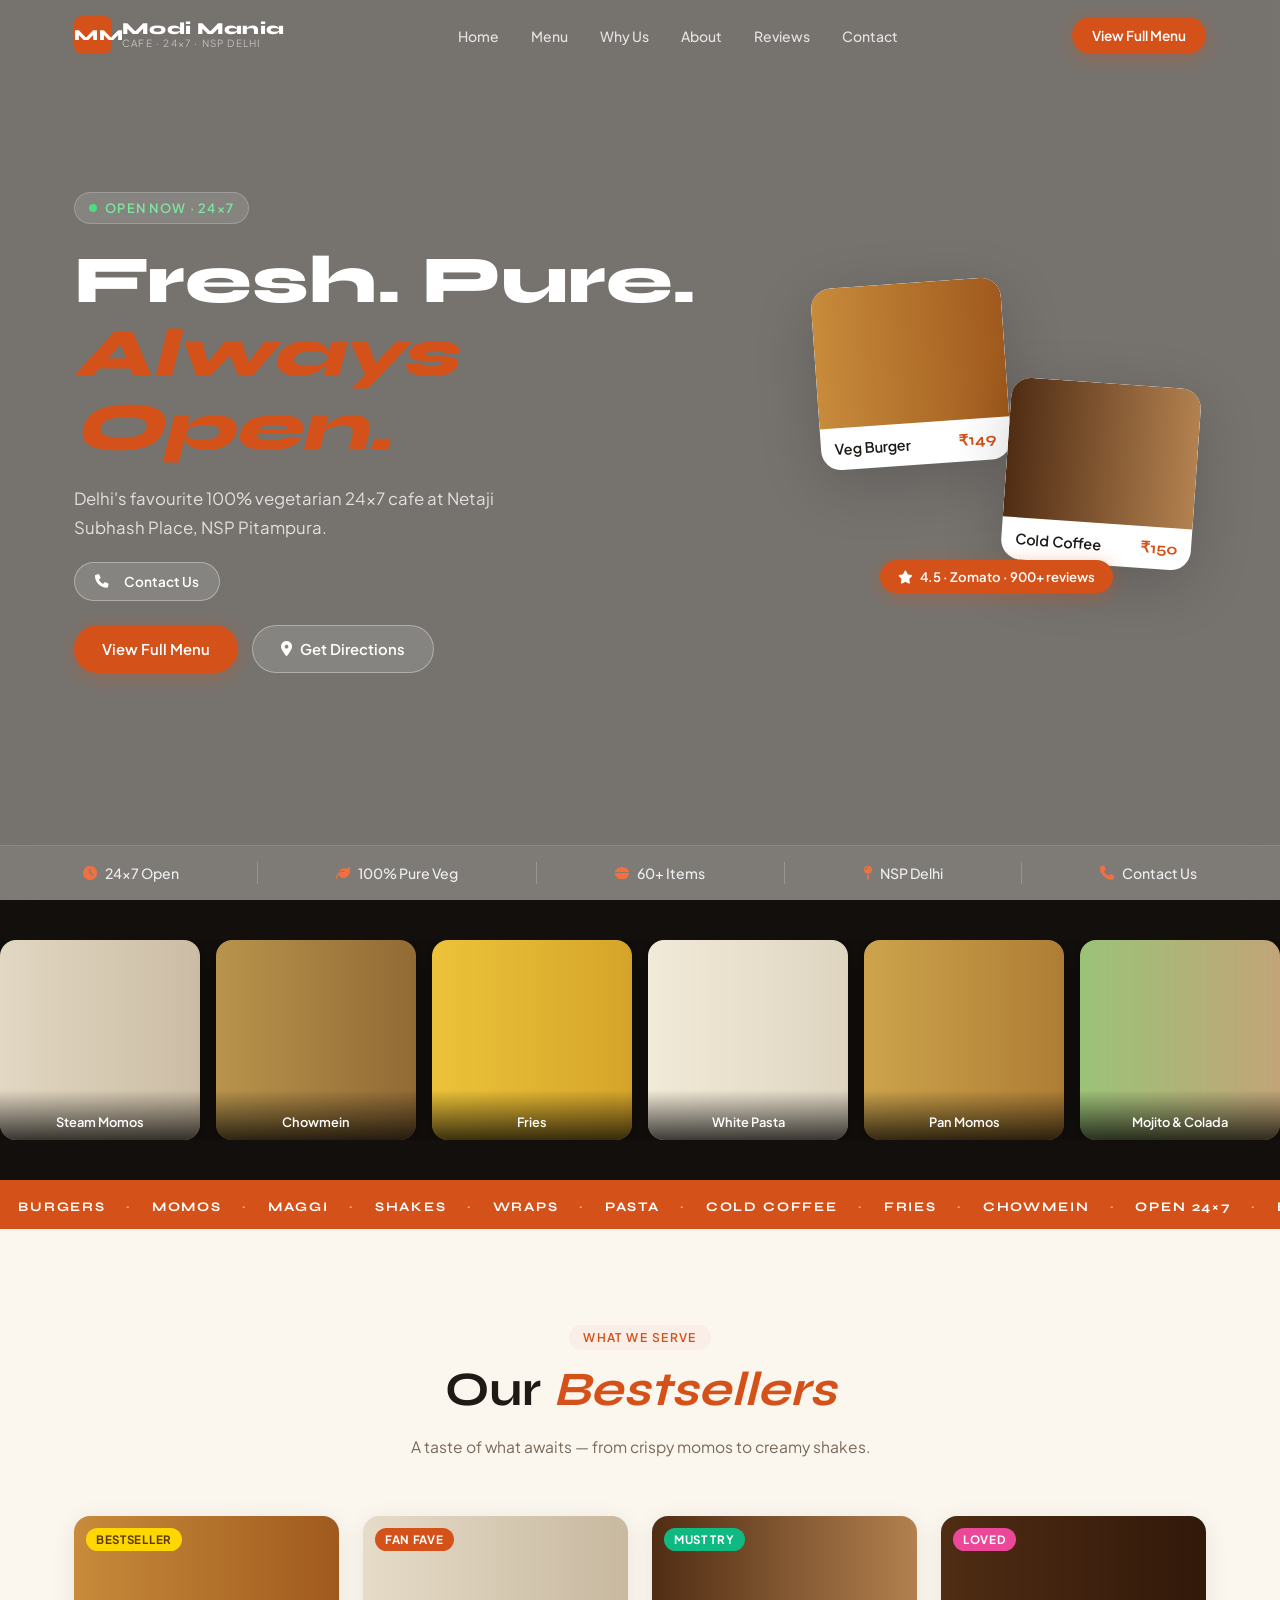
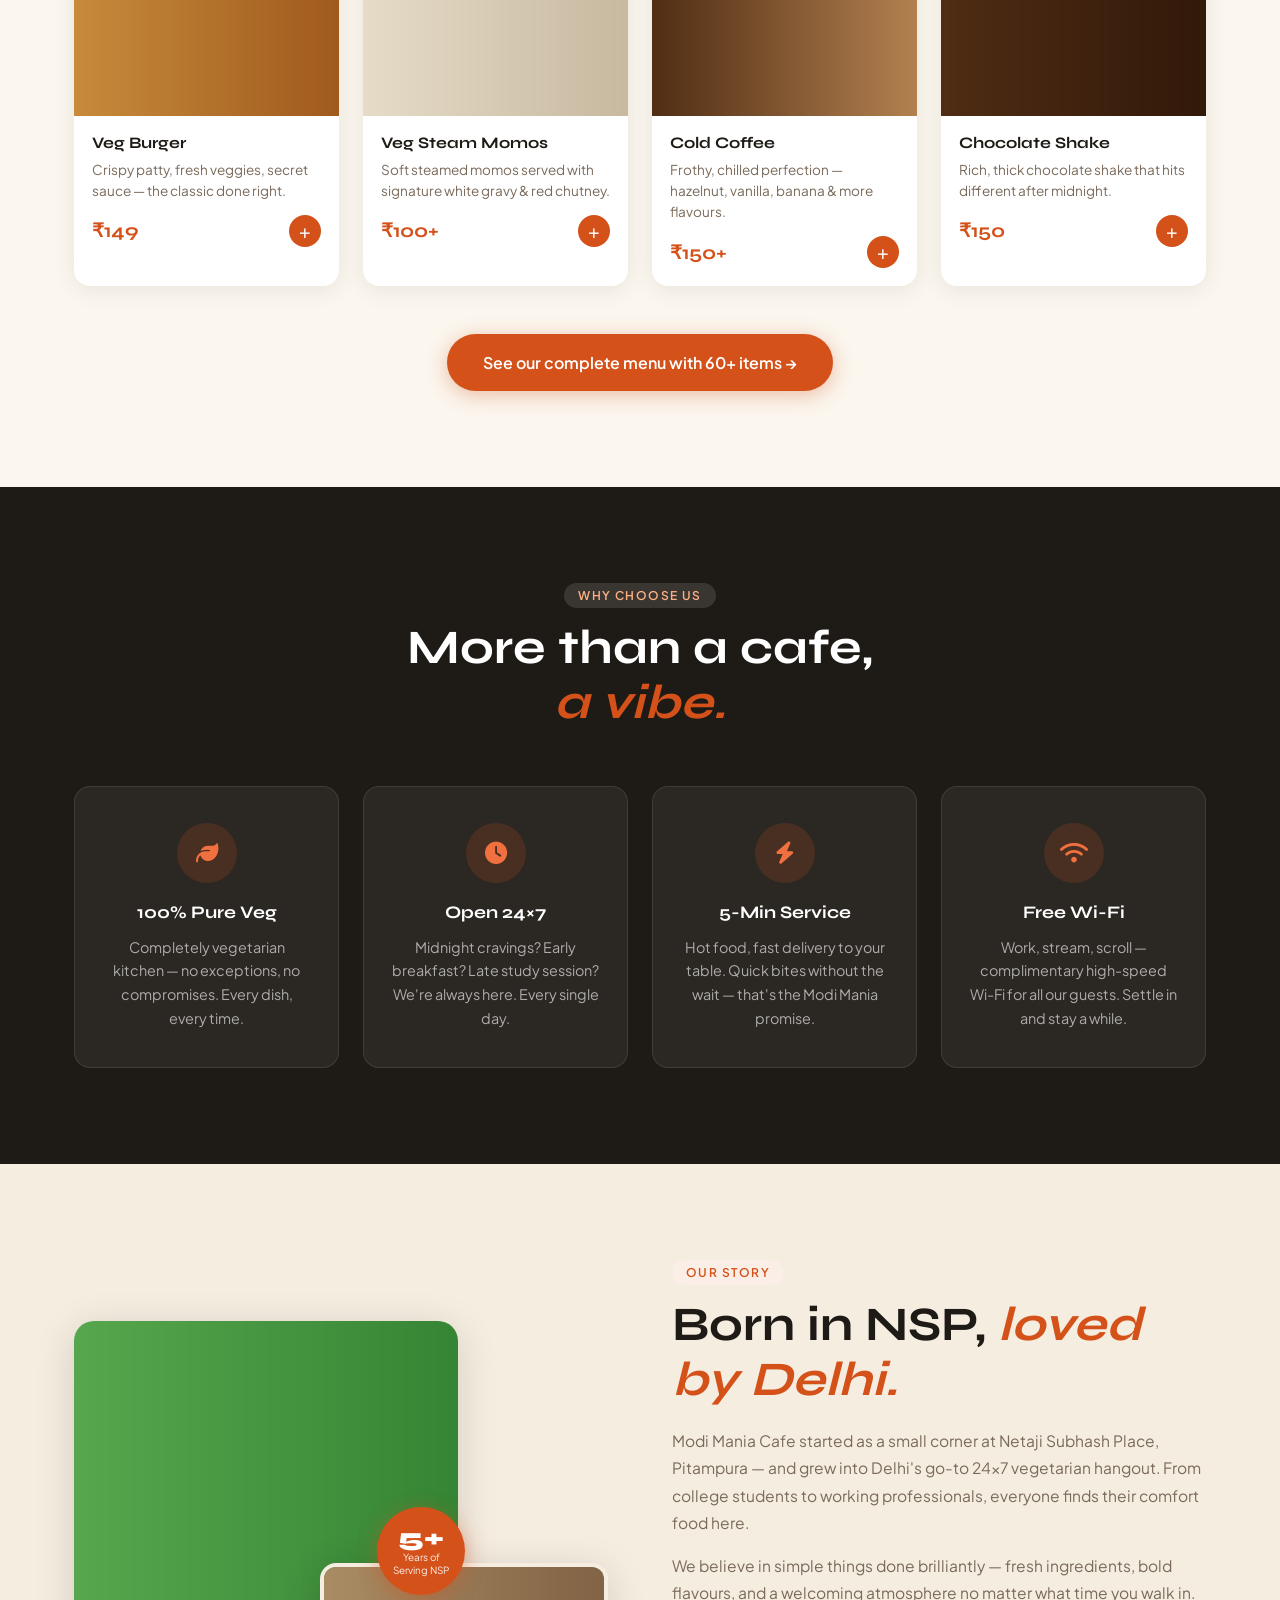
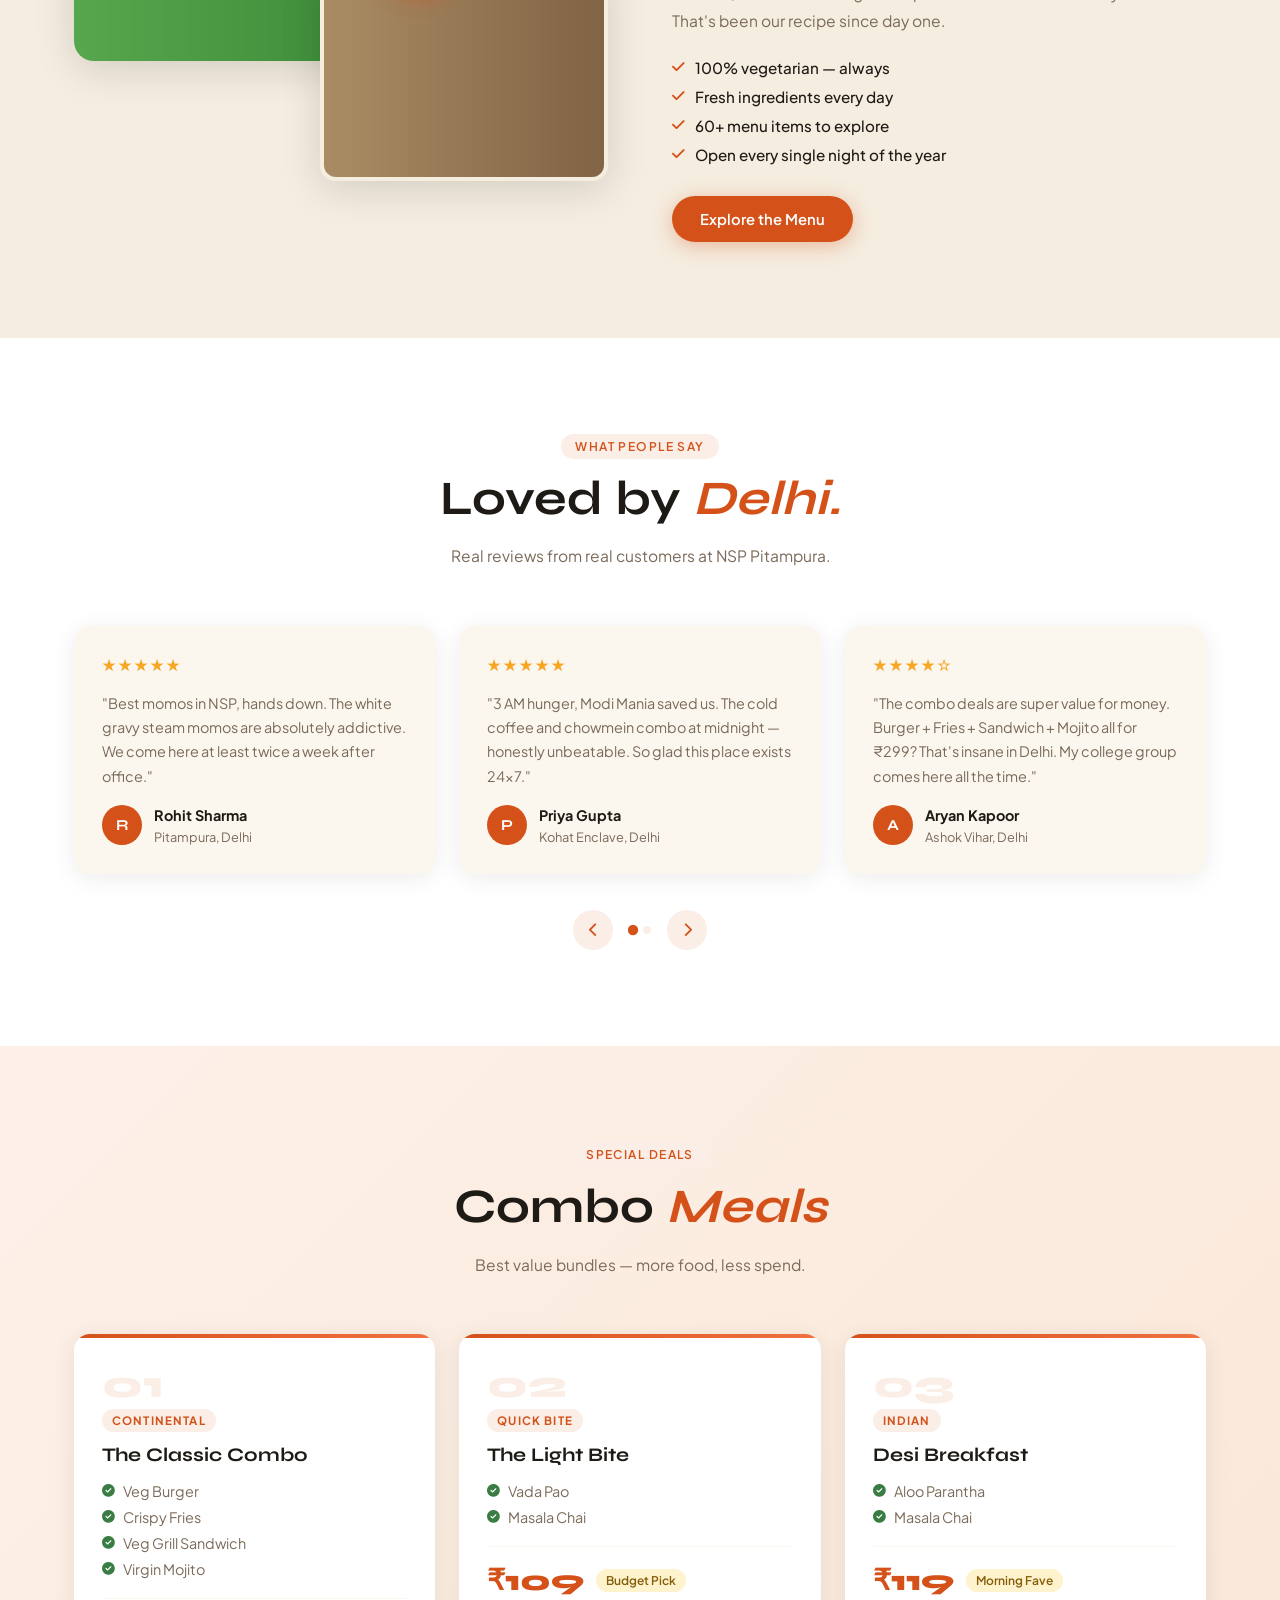
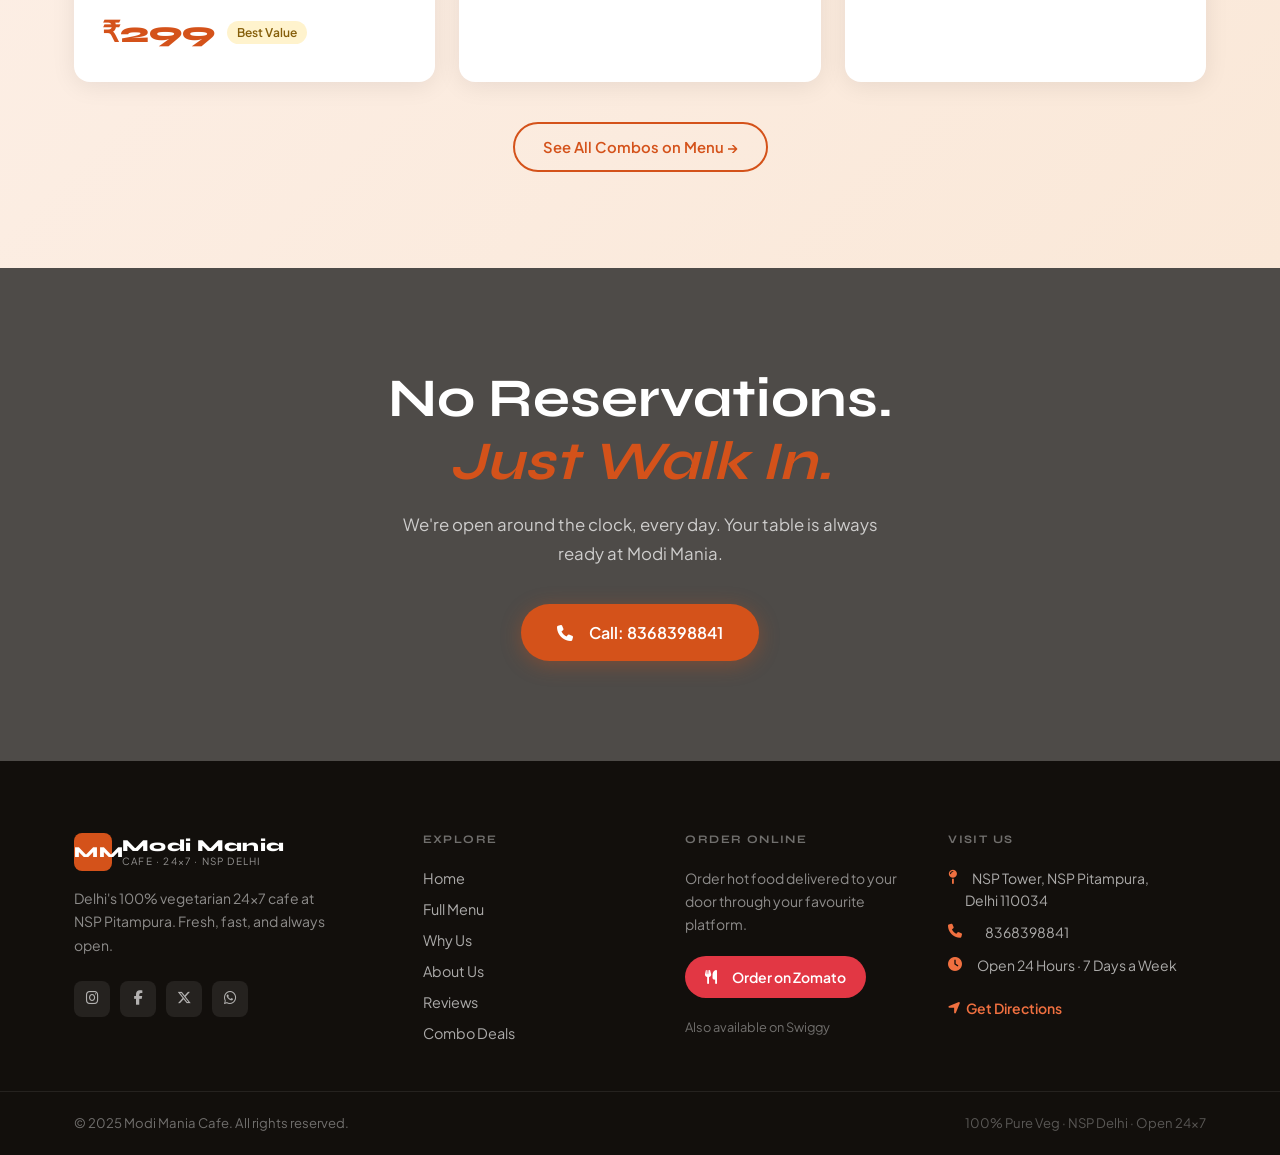
<file: index.html>
<!DOCTYPE html>
<html lang="en">
<head>
  <meta charset="UTF-8">
  <meta name="viewport" content="width=device-width, initial-scale=1.0">
  <title>Modi Mania Cafe 24×7 | NSP Delhi | 100% Pure Veg</title>
  <meta name="description" content="Delhi's favourite 100% veg 24×7 cafe at NSP Pitampura. Burgers, Momos, Maggi, Shakes & more. Open always. Ph: 8368398841">
  <link rel="preconnect" href="https://fonts.googleapis.com">
  <link rel="preconnect" href="https://fonts.gstatic.com" crossorigin>
  <link href="https://fonts.googleapis.com/css2?family=Syne:wght@700;800&family=Plus+Jakarta+Sans:wght@300;400;500;600&display=swap" rel="stylesheet">
  <link rel="stylesheet" href="https://cdnjs.cloudflare.com/ajax/libs/font-awesome/6.5.0/css/all.min.css">
  <link rel="stylesheet" href="style.css">
</head>
<body>

  <!-- ===== NAVBAR ===== -->
  <nav class="navbar" id="navbar">
    <div class="nav-inner container">
      <a href="index.html" class="nav-logo" aria-label="Modi Mania Home">
        <span class="logo-badge">MM</span>
        <span class="logo-text">
          <span class="logo-name">Modi Mania</span>
          <span class="logo-sub">CAFE · 24×7 · NSP DELHI</span>
        </span>
      </a>
      <ul class="nav-links" id="navLinks">
        <li><a href="index.html" class="nav-link active">Home</a></li>
        <li><a href="menu.html" class="nav-link">Menu</a></li>
        <li><a href="#why-us" class="nav-link">Why Us</a></li>
        <li><a href="#about" class="nav-link">About</a></li>
        <li><a href="reviews.html" class="nav-link">Reviews</a></li>
        <li><a href="#contact" class="nav-link">Contact</a></li>
      </ul>
      <div class="nav-actions">
        <a href="menu.html" class="btn btn-primary btn-sm">View Full Menu</a>
        <button class="hamburger" id="hamburger" aria-label="Open menu" aria-expanded="false">
          <span></span><span></span><span></span>
        </button>
      </div>
    </div>
  </nav>

  <!-- ===== HERO ===== -->
  <section class="hero" id="home">
    <div class="hero-bg" style="background-image:url('https://images.unsplash.com/photo-1601050690597-df0568f70950?w=1600&q=90')"></div>
    <div class="hero-overlay"></div>
    <div class="container hero-inner">
      <div class="hero-left">
        <div class="open-badge">
          <span class="pulse-dot"></span>
          OPEN NOW · 24×7
        </div>
        <h1 class="hero-title">Fresh. Pure.<br><em>Always Open.</em></h1>
        <p class="hero-tagline">Delhi's favourite 100% vegetarian 24×7 cafe at Netaji Subhash Place, NSP Pitampura.</p>
        <a href="tel:8368398841" class="btn btn-ghost btn-sm hero-contact-btn"><i class="fa-solid fa-phone"></i>&ensp;Contact Us</a>
        <div class="hero-btns">
          <a href="menu.html" class="btn btn-primary">View Full Menu</a>
          <a href="https://maps.app.goo.gl/9fryrFomyaTbtpW38" target="_blank" rel="noopener" class="btn btn-ghost">
            <i class="fa-solid fa-location-dot"></i> Get Directions
          </a>
        </div>
      </div>
      <div class="hero-right" aria-hidden="true">
        <div class="hero-card card-1">
          <img src="https://images.unsplash.com/photo-1586190848861-99aa4a171e90?w=800&q=85" onerror="this.onerror=null;this.src='img-burger.jpg'" alt="Veg Burger" loading="eager">
          <div class="hcard-body">
            <span class="hcard-name">Veg Burger</span>
            <span class="hcard-price">₹149</span>
          </div>
        </div>
        <div class="hero-card card-2">
          <img src="https://images.unsplash.com/photo-1592663527359-cf6642f54cff?w=800&q=85" onerror="this.onerror=null;this.src='img-cold-coffee.jpg'" alt="Cold Coffee" loading="eager">
          <div class="hcard-body">
            <span class="hcard-name">Cold Coffee</span>
            <span class="hcard-price">₹150</span>
          </div>
        </div>
        <div class="hero-float-badge">
          <i class="fa-solid fa-star"></i>&ensp;4.5 · Zomato · 900+ reviews
        </div>
      </div>
    </div>
    <div class="hero-stats">
      <div class="container stats-row">
        <div class="stat-item"><i class="fa-solid fa-clock"></i><span>24×7 Open</span></div>
        <div class="stat-sep"></div>
        <div class="stat-item"><i class="fa-solid fa-leaf"></i><span>100% Pure Veg</span></div>
        <div class="stat-sep"></div>
        <div class="stat-item"><i class="fa-solid fa-bowl-food"></i><span>60+ Items</span></div>
        <div class="stat-sep"></div>
        <div class="stat-item"><i class="fa-solid fa-map-pin"></i><span>NSP Delhi</span></div>
        <div class="stat-sep"></div>
        <div class="stat-item"><i class="fa-solid fa-phone"></i><span>Contact Us</span></div>
      </div>
    </div>
  </section>

  <!-- ===== GALLERY STRIP ===== -->
  <section class="gallery-strip" aria-label="Food gallery">
    <div class="gallery-scroll">
      <div class="gallery-item">
        <img src="img-steam-momos.jpg" alt="Steam Momos" loading="lazy">
        <span class="gallery-label">Steam Momos</span>
      </div>
      <div class="gallery-item">
        <img src="https://images.unsplash.com/photo-1612929633738-8fe44f7ec841?w=800&q=85" onerror="this.onerror=null;this.src='img-chowmein.jpg'" alt="Chowmein" loading="lazy">
        <span class="gallery-label">Chowmein</span>
      </div>
      <div class="gallery-item">
        <img src="https://images.unsplash.com/photo-1518013431117-eb1465fa5752?w=800&q=85" onerror="this.onerror=null;this.src='img-fries.jpg'" alt="Fries" loading="lazy">
        <span class="gallery-label">Fries</span>
      </div>
      <div class="gallery-item">
        <img src="https://images.unsplash.com/photo-1563379926898-05f4575a45d8?w=800&q=85" onerror="this.onerror=null;this.src='img-white-pasta.jpg'" alt="White Sauce Pasta" loading="lazy">
        <span class="gallery-label">White Pasta</span>
      </div>
      <div class="gallery-item">
        <img src="img-pan-momos.jpg" alt="Pan Momos" loading="lazy">
        <span class="gallery-label">Pan Momos</span>
      </div>
      <div class="gallery-item">
        <img src="https://images.unsplash.com/photo-1466978913421-dad2ebd01d17?w=1400&q=85" onerror="this.onerror=null;this.src='img-mojito-colada.jpg'" alt="Mojito & Colada" loading="lazy">
        <span class="gallery-label">Mojito & Colada</span>
      </div>
    </div>
  </section>

  <!-- ===== TICKER ===== -->
  <div class="ticker-wrap" aria-hidden="true">
    <div class="ticker-track" id="tickerTrack">
      <span>BURGERS</span><span class="tick-dot">·</span>
      <span>MOMOS</span><span class="tick-dot">·</span>
      <span>MAGGI</span><span class="tick-dot">·</span>
      <span>SHAKES</span><span class="tick-dot">·</span>
      <span>WRAPS</span><span class="tick-dot">·</span>
      <span>PASTA</span><span class="tick-dot">·</span>
      <span>COLD COFFEE</span><span class="tick-dot">·</span>
      <span>FRIES</span><span class="tick-dot">·</span>
      <span>CHOWMEIN</span><span class="tick-dot">·</span>
      <span>OPEN 24×7</span><span class="tick-dot">·</span>
      <!-- duplicate for seamless loop -->
      <span>BURGERS</span><span class="tick-dot">·</span>
      <span>MOMOS</span><span class="tick-dot">·</span>
      <span>MAGGI</span><span class="tick-dot">·</span>
      <span>SHAKES</span><span class="tick-dot">·</span>
      <span>WRAPS</span><span class="tick-dot">·</span>
      <span>PASTA</span><span class="tick-dot">·</span>
      <span>COLD COFFEE</span><span class="tick-dot">·</span>
      <span>FRIES</span><span class="tick-dot">·</span>
      <span>CHOWMEIN</span><span class="tick-dot">·</span>
      <span>OPEN 24×7</span><span class="tick-dot">·</span>
    </div>
  </div>

  <!-- ===== MENU PREVIEW ===== -->
  <section class="menu-preview section-pad" id="menu-preview">
    <div class="container">
      <div class="section-header reveal">
        <span class="eyebrow">What We Serve</span>
        <h2>Our <em>Bestsellers</em></h2>
        <p class="section-sub">A taste of what awaits — from crispy momos to creamy shakes.</p>
      </div>
      <div class="preview-grid">
        <div class="preview-card reveal">
          <div class="pcard-img-wrap">
            <img src="https://images.unsplash.com/photo-1586190848861-99aa4a171e90?w=800&q=85" onerror="this.onerror=null;this.src='img-burger.jpg'" alt="Veg Burger" loading="lazy">
            <span class="pcard-badge badge-bestseller">Bestseller</span>
          </div>
          <div class="pcard-body">
            <h3>Veg Burger</h3>
            <p class="pcard-desc">Crispy patty, fresh veggies, secret sauce — the classic done right.</p>
            <div class="pcard-footer">
              <span class="pcard-price">₹149</span>
              <button class="btn-add" aria-label="Add Veg Burger">+</button>
            </div>
          </div>
        </div>
        <div class="preview-card reveal">
          <div class="pcard-img-wrap">
            <img src="https://images.unsplash.com/photo-1625220194771-7ebdea0b70b9?w=800&q=85" onerror="this.onerror=null;this.src='img-steam-momos.jpg'" alt="Steam Momos" loading="lazy">
            <span class="pcard-badge badge-fanfave">Fan Fave</span>
          </div>
          <div class="pcard-body">
            <h3>Veg Steam Momos</h3>
            <p class="pcard-desc">Soft steamed momos served with signature white gravy & red chutney.</p>
            <div class="pcard-footer">
              <span class="pcard-price">₹100+</span>
              <button class="btn-add" aria-label="Add Momos">+</button>
            </div>
          </div>
        </div>
        <div class="preview-card reveal">
          <div class="pcard-img-wrap">
            <img src="https://images.unsplash.com/photo-1592663527359-cf6642f54cff?w=800&q=85" onerror="this.onerror=null;this.src='img-cold-coffee.jpg'" alt="Cold Coffee" loading="lazy">
            <span class="pcard-badge badge-musttry">Must Try</span>
          </div>
          <div class="pcard-body">
            <h3>Cold Coffee</h3>
            <p class="pcard-desc">Frothy, chilled perfection — hazelnut, vanilla, banana & more flavours.</p>
            <div class="pcard-footer">
              <span class="pcard-price">₹150+</span>
              <button class="btn-add" aria-label="Add Cold Coffee">+</button>
            </div>
          </div>
        </div>
        <div class="preview-card reveal">
          <div class="pcard-img-wrap">
            <img src="https://images.unsplash.com/photo-1577805947697-89e18249d767?w=800&q=85" onerror="this.onerror=null;this.src='img-choco-shake.jpg'" alt="Chocolate Shake" loading="lazy">
            <span class="pcard-badge badge-loved">Loved</span>
          </div>
          <div class="pcard-body">
            <h3>Chocolate Shake</h3>
            <p class="pcard-desc">Rich, thick chocolate shake that hits different after midnight.</p>
            <div class="pcard-footer">
              <span class="pcard-price">₹150</span>
              <button class="btn-add" aria-label="Add Chocolate Shake">+</button>
            </div>
          </div>
        </div>
      </div>
      <div class="preview-cta reveal">
        <a href="menu.html" class="btn btn-primary btn-lg">
          See our complete menu with 60+ items &rarr;
        </a>
      </div>
    </div>
  </section>

  <!-- ===== WHY US ===== -->
  <section class="why-us section-pad" id="why-us">
    <div class="container">
      <div class="section-header section-header--light reveal">
        <span class="eyebrow eyebrow--light">Why Choose Us</span>
        <h2>More than a cafe,<br><em>a vibe.</em></h2>
      </div>
      <div class="why-grid">
        <div class="why-card reveal">
          <div class="why-icon"><i class="fa-solid fa-leaf"></i></div>
          <h3>100% Pure Veg</h3>
          <p>Completely vegetarian kitchen — no exceptions, no compromises. Every dish, every time.</p>
        </div>
        <div class="why-card reveal">
          <div class="why-icon"><i class="fa-solid fa-clock"></i></div>
          <h3>Open 24×7</h3>
          <p>Midnight cravings? Early breakfast? Late study session? We're always here. Every single day.</p>
        </div>
        <div class="why-card reveal">
          <div class="why-icon"><i class="fa-solid fa-bolt"></i></div>
          <h3>5-Min Service</h3>
          <p>Hot food, fast delivery to your table. Quick bites without the wait — that's the Modi Mania promise.</p>
        </div>
        <div class="why-card reveal">
          <div class="why-icon"><i class="fa-solid fa-wifi"></i></div>
          <h3>Free Wi-Fi</h3>
          <p>Work, stream, scroll — complimentary high-speed Wi-Fi for all our guests. Settle in and stay a while.</p>
        </div>
      </div>
    </div>
  </section>

  <!-- ===== ABOUT ===== -->
  <section class="about section-pad" id="about">
    <div class="container about-inner">
      <div class="about-images reveal">
        <div class="about-img-main">
          <img src="https://images.unsplash.com/photo-1555396273-367ea4eb4db5?w=800&q=85" onerror="this.onerror=null;this.src='img-wrap-mojito.jpg'" alt="Modi Mania Cafe interior" loading="lazy">
        </div>
        <div class="about-img-sub">
          <img src="https://images.unsplash.com/photo-1565299585323-38d6b0865b47?w=800&q=85" onerror="this.onerror=null;this.src='img-food-tray.jpg'" alt="Vegetarian food spread at Modi Mania" loading="lazy">
        </div>
        <div class="about-years-badge">
          <span class="years-num">5+</span>
          <span class="years-label">Years of<br>Serving NSP</span>
        </div>
      </div>
      <div class="about-content reveal">
        <span class="eyebrow">Our Story</span>
        <h2>Born in NSP, <em>loved by Delhi.</em></h2>
        <p class="about-text">
          Modi Mania Cafe started as a small corner at Netaji Subhash Place, Pitampura — and grew into Delhi's go-to 24×7 vegetarian hangout. From college students to working professionals, everyone finds their comfort food here.
        </p>
        <p class="about-text">
          We believe in simple things done brilliantly — fresh ingredients, bold flavours, and a welcoming atmosphere no matter what time you walk in. That's been our recipe since day one.
        </p>
        <ul class="about-checklist">
          <li><i class="fa-solid fa-check"></i> 100% vegetarian — always</li>
          <li><i class="fa-solid fa-check"></i> Fresh ingredients every day</li>
          <li><i class="fa-solid fa-check"></i> 60+ menu items to explore</li>
          <li><i class="fa-solid fa-check"></i> Open every single night of the year</li>
        </ul>
        <a href="menu.html" class="btn btn-primary">Explore the Menu</a>
      </div>
    </div>
  </section>

  <!-- ===== TESTIMONIALS ===== -->
  <section class="reviews section-pad" id="reviews">
    <div class="container">
      <div class="section-header reveal">
        <span class="eyebrow">What People Say</span>
        <h2>Loved by <em>Delhi.</em></h2>
        <p class="section-sub">Real reviews from real customers at NSP Pitampura.</p>
      </div>
      <div class="slider-wrap reveal">
        <div class="reviews-slider" id="reviewsSlider">
          <div class="review-card">
            <div class="review-stars">★★★★★</div>
            <p class="review-text">"Best momos in NSP, hands down. The white gravy steam momos are absolutely addictive. We come here at least twice a week after office."</p>
            <div class="review-author">
              <div class="review-avatar">R</div>
              <div><strong>Rohit Sharma</strong><br><small>Pitampura, Delhi</small></div>
            </div>
          </div>
          <div class="review-card">
            <div class="review-stars">★★★★★</div>
            <p class="review-text">"3 AM hunger, Modi Mania saved us. The cold coffee and chowmein combo at midnight — honestly unbeatable. So glad this place exists 24×7."</p>
            <div class="review-author">
              <div class="review-avatar">P</div>
              <div><strong>Priya Gupta</strong><br><small>Kohat Enclave, Delhi</small></div>
            </div>
          </div>
          <div class="review-card">
            <div class="review-stars">★★★★☆</div>
            <p class="review-text">"The combo deals are super value for money. Burger + Fries + Sandwich + Mojito all for ₹299? That's insane in Delhi. My college group comes here all the time."</p>
            <div class="review-author">
              <div class="review-avatar">A</div>
              <div><strong>Aryan Kapoor</strong><br><small>Ashok Vihar, Delhi</small></div>
            </div>
          </div>
          <div class="review-card">
            <div class="review-stars">★★★★★</div>
            <p class="review-text">"Hazelnut cold coffee is a must-try! Came for momos, stayed for the coffee. The vibe here is so chill. Staff is super friendly too, always smiling."</p>
            <div class="review-author">
              <div class="review-avatar">N</div>
              <div><strong>Neha Verma</strong><br><small>Shalimar Bagh, Delhi</small></div>
            </div>
          </div>
          <div class="review-card">
            <div class="review-stars">★★★★★</div>
            <p class="review-text">"Pan momos with that red chutney — absolutely fire. The Wi-Fi is fast, food comes quick, and it's open when literally nothing else is. Perfect late-night spot."</p>
            <div class="review-author">
              <div class="review-avatar">S</div>
              <div><strong>Saurabh Malik</strong><br><small>Rohini Sector 3, Delhi</small></div>
            </div>
          </div>
          <div class="review-card">
            <div class="review-stars">★★★★★</div>
            <p class="review-text">"White sauce pasta + virgin mojito = my go-to order. Feels like a proper cafe experience but at student-friendly prices. Modi Mania NSP is a gem."</p>
            <div class="review-author">
              <div class="review-avatar">T</div>
              <div><strong>Tanvi Singh</strong><br><small>Paschim Vihar, Delhi</small></div>
            </div>
          </div>
        </div>
        <div class="slider-controls">
          <button class="slider-btn" id="sliderPrev" aria-label="Previous review"><i class="fa-solid fa-chevron-left"></i></button>
          <div class="slider-dots" id="sliderDots"></div>
          <button class="slider-btn" id="sliderNext" aria-label="Next review"><i class="fa-solid fa-chevron-right"></i></button>
        </div>
      </div>
    </div>
  </section>

  <!-- ===== COMBO DEALS ===== -->
  <section class="combos section-pad" id="combos">
    <div class="container">
      <div class="section-header reveal">
        <span class="eyebrow">Special Deals</span>
        <h2>Combo <em>Meals</em></h2>
        <p class="section-sub">Best value bundles — more food, less spend.</p>
      </div>
      <div class="combo-grid">
        <div class="combo-card reveal">
          <div class="combo-num">01</div>
          <div class="combo-tag">Continental</div>
          <h3 class="combo-title">The Classic Combo</h3>
          <ul class="combo-items">
            <li><i class="fa-solid fa-circle-check"></i> Veg Burger</li>
            <li><i class="fa-solid fa-circle-check"></i> Crispy Fries</li>
            <li><i class="fa-solid fa-circle-check"></i> Veg Grill Sandwich</li>
            <li><i class="fa-solid fa-circle-check"></i> Virgin Mojito</li>
          </ul>
          <div class="combo-price-wrap">
            <span class="combo-price">₹299</span>
            <span class="combo-save">Best Value</span>
          </div>
        </div>
        <div class="combo-card reveal">
          <div class="combo-num">02</div>
          <div class="combo-tag">Quick Bite</div>
          <h3 class="combo-title">The Light Bite</h3>
          <ul class="combo-items">
            <li><i class="fa-solid fa-circle-check"></i> Vada Pao</li>
            <li><i class="fa-solid fa-circle-check"></i> Masala Chai</li>
          </ul>
          <div class="combo-price-wrap">
            <span class="combo-price">₹109</span>
            <span class="combo-save">Budget Pick</span>
          </div>
        </div>
        <div class="combo-card reveal">
          <div class="combo-num">03</div>
          <div class="combo-tag">Indian</div>
          <h3 class="combo-title">Desi Breakfast</h3>
          <ul class="combo-items">
            <li><i class="fa-solid fa-circle-check"></i> Aloo Parantha</li>
            <li><i class="fa-solid fa-circle-check"></i> Masala Chai</li>
          </ul>
          <div class="combo-price-wrap">
            <span class="combo-price">₹119</span>
            <span class="combo-save">Morning Fave</span>
          </div>
        </div>
      </div>
      <div class="combo-cta reveal">
        <a href="menu.html#combos" class="btn btn-outline">See All Combos on Menu &rarr;</a>
      </div>
    </div>
  </section>

  <!-- ===== CTA BANNER ===== -->
  <section class="cta-banner" aria-label="Call to action">
    <div class="cta-bg" style="background-image:url('https://images.unsplash.com/photo-1558642452-9d2a7deb7f62?w=800&q=85')"></div>
    <div class="cta-overlay"></div>
    <div class="container cta-inner reveal">
      <h2>No Reservations.<br><em>Just Walk In.</em></h2>
      <p>We're open around the clock, every day. Your table is always ready at Modi Mania.</p>
      <a href="tel:8368398841" class="btn btn-primary btn-lg">
        <i class="fa-solid fa-phone"></i>&ensp;Call: 8368398841
      </a>
    </div>
  </section>

  <!-- ===== FOOTER ===== -->
  <footer class="footer" id="contact">
    <div class="container footer-grid">
      <div class="footer-col footer-brand">
        <a href="index.html" class="nav-logo footer-logo" aria-label="Modi Mania Home">
          <span class="logo-badge">MM</span>
          <span class="logo-text">
            <span class="logo-name">Modi Mania</span>
            <span class="logo-sub">CAFE · 24×7 · NSP DELHI</span>
          </span>
        </a>
        <p class="footer-tagline">Delhi's 100% vegetarian 24×7 cafe at NSP Pitampura. Fresh, fast, and always open.</p>
        <div class="footer-socials">
          <a href="#" aria-label="Instagram"><i class="fa-brands fa-instagram"></i></a>
          <a href="#" aria-label="Facebook"><i class="fa-brands fa-facebook-f"></i></a>
          <a href="#" aria-label="X / Twitter"><i class="fa-brands fa-x-twitter"></i></a>
          <a href="https://wa.me/918368398841" aria-label="WhatsApp"><i class="fa-brands fa-whatsapp"></i></a>
        </div>
      </div>
      <div class="footer-col">
        <h4 class="footer-heading">Explore</h4>
        <ul class="footer-links">
          <li><a href="index.html">Home</a></li>
          <li><a href="menu.html">Full Menu</a></li>
          <li><a href="#why-us">Why Us</a></li>
          <li><a href="#about">About Us</a></li>
          <li><a href="reviews.html">Reviews</a></li>
          <li><a href="#combos">Combo Deals</a></li>
        </ul>
      </div>
      <div class="footer-col">
        <h4 class="footer-heading">Order Online</h4>
        <p class="footer-text">Order hot food delivered to your door through your favourite platform.</p>
        <a href="https://zomato.com" target="_blank" rel="noopener" class="btn-zomato">
          <i class="fa-solid fa-utensils"></i>&ensp;Order on Zomato
        </a>
        <p class="footer-note">Also available on Swiggy</p>
      </div>
      <div class="footer-col">
        <h4 class="footer-heading">Visit Us</h4>
        <address class="footer-address">
          <p><i class="fa-solid fa-map-pin"></i>&ensp;NSP Tower, NSP Pitampura,<br>Delhi 110034</p>
          <p><i class="fa-solid fa-phone"></i>&ensp;<a href="tel:8368398841">8368398841</a></p>
          <p><i class="fa-solid fa-clock"></i>&ensp;Open 24 Hours · 7 Days a Week</p>
        </address>
        <a href="https://maps.app.goo.gl/9fryrFomyaTbtpW38" target="_blank" rel="noopener" class="footer-map-link">
          <i class="fa-solid fa-location-arrow"></i> Get Directions
        </a>
      </div>
    </div>
    <div class="footer-bottom">
      <div class="container footer-bottom-inner">
        <p>&copy; 2025 Modi Mania Cafe. All rights reserved.</p>
        <p class="footer-credit">100% Pure Veg · NSP Delhi · Open 24×7</p>
      </div>
    </div>
  </footer>

  <!-- ===== BACK TO TOP ===== -->
  <button class="back-to-top" id="backToTop" aria-label="Back to top">
    <i class="fa-solid fa-chevron-up"></i>
  </button>

  <script src="script.js"></script>
</body>
</html>
</file>
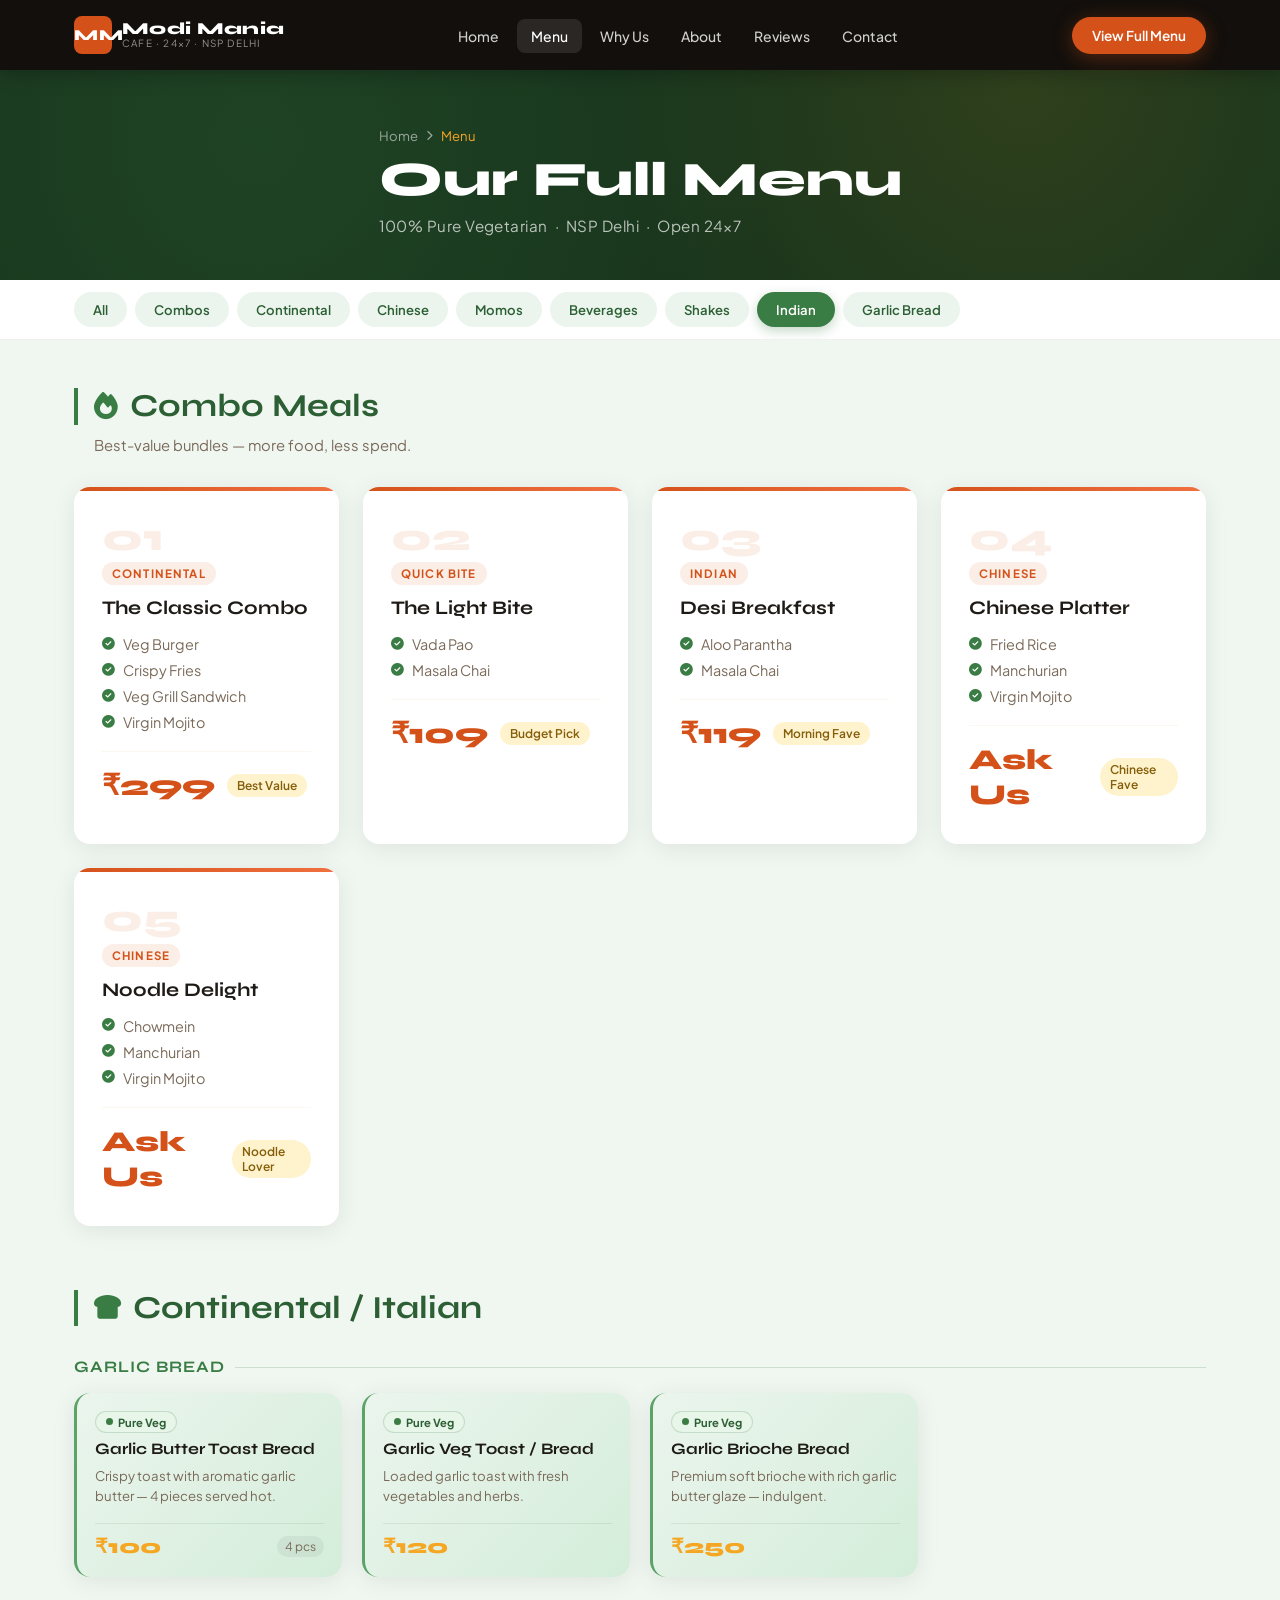
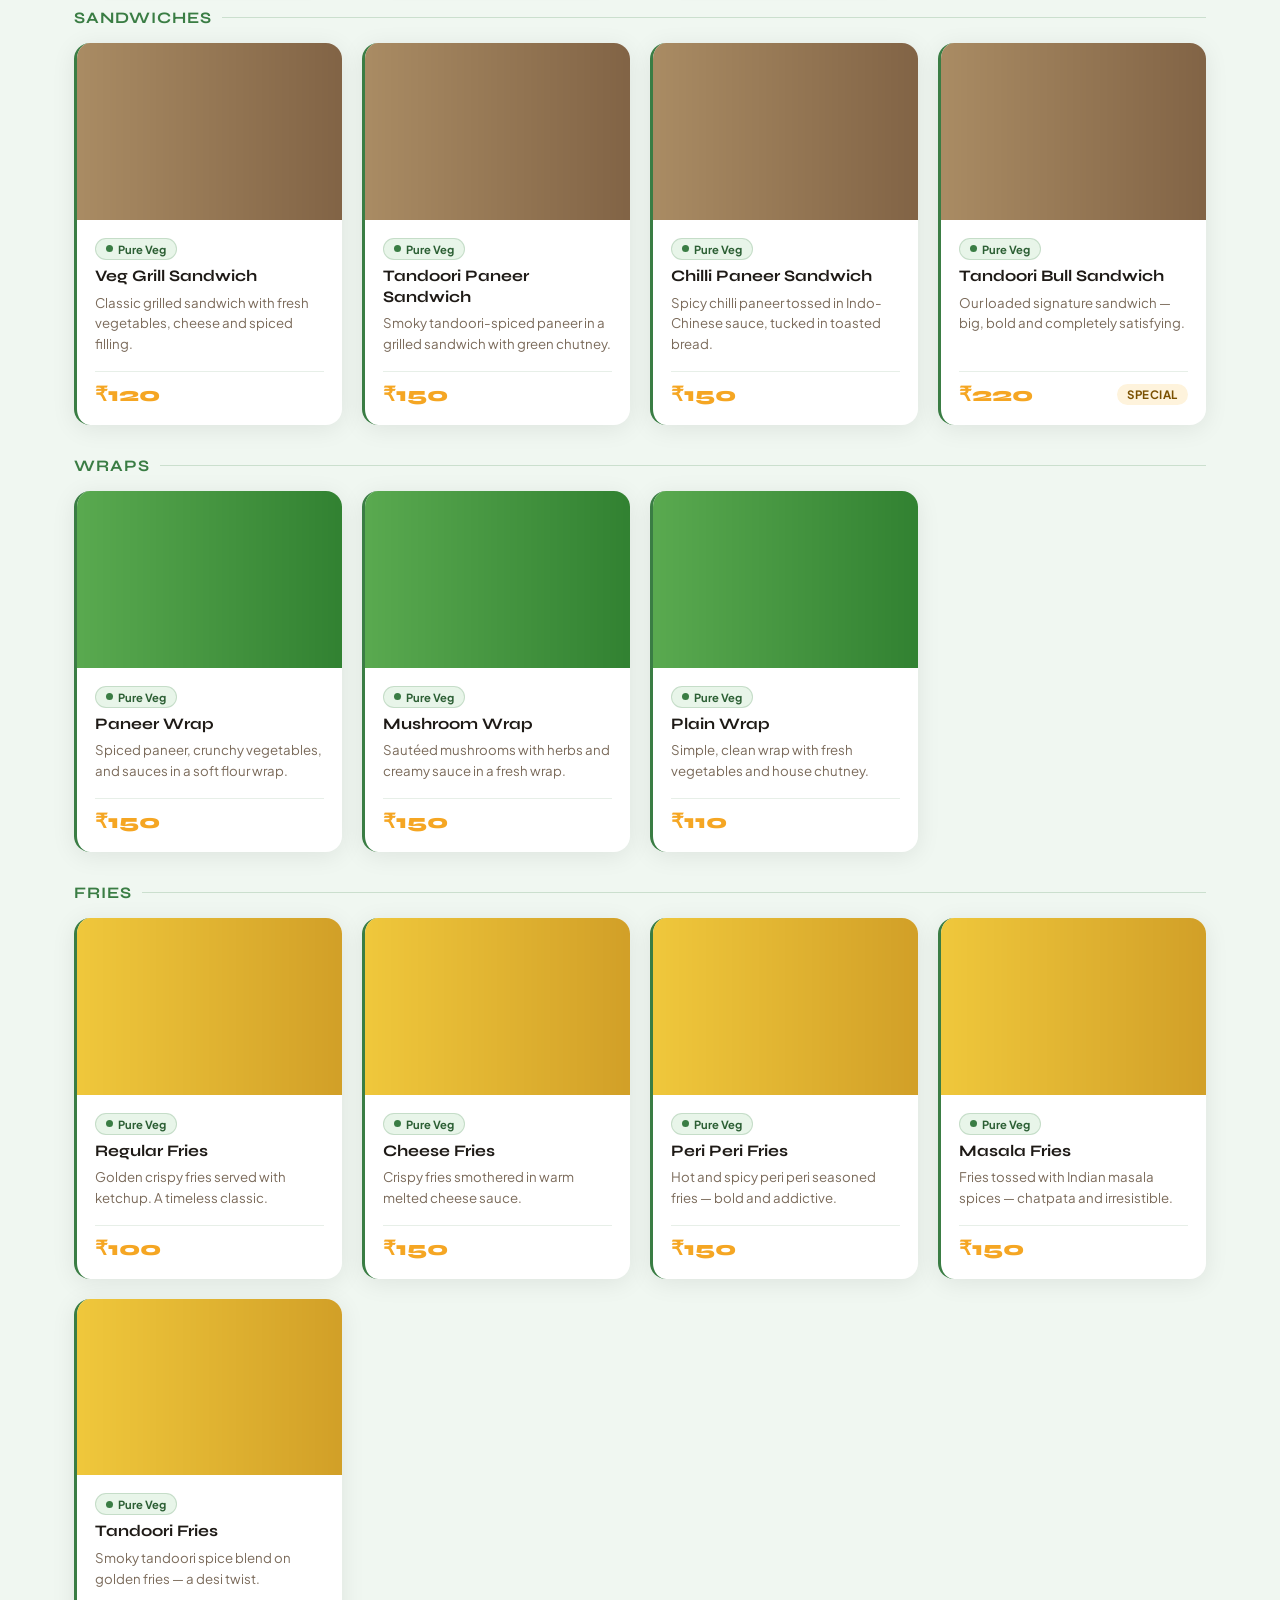
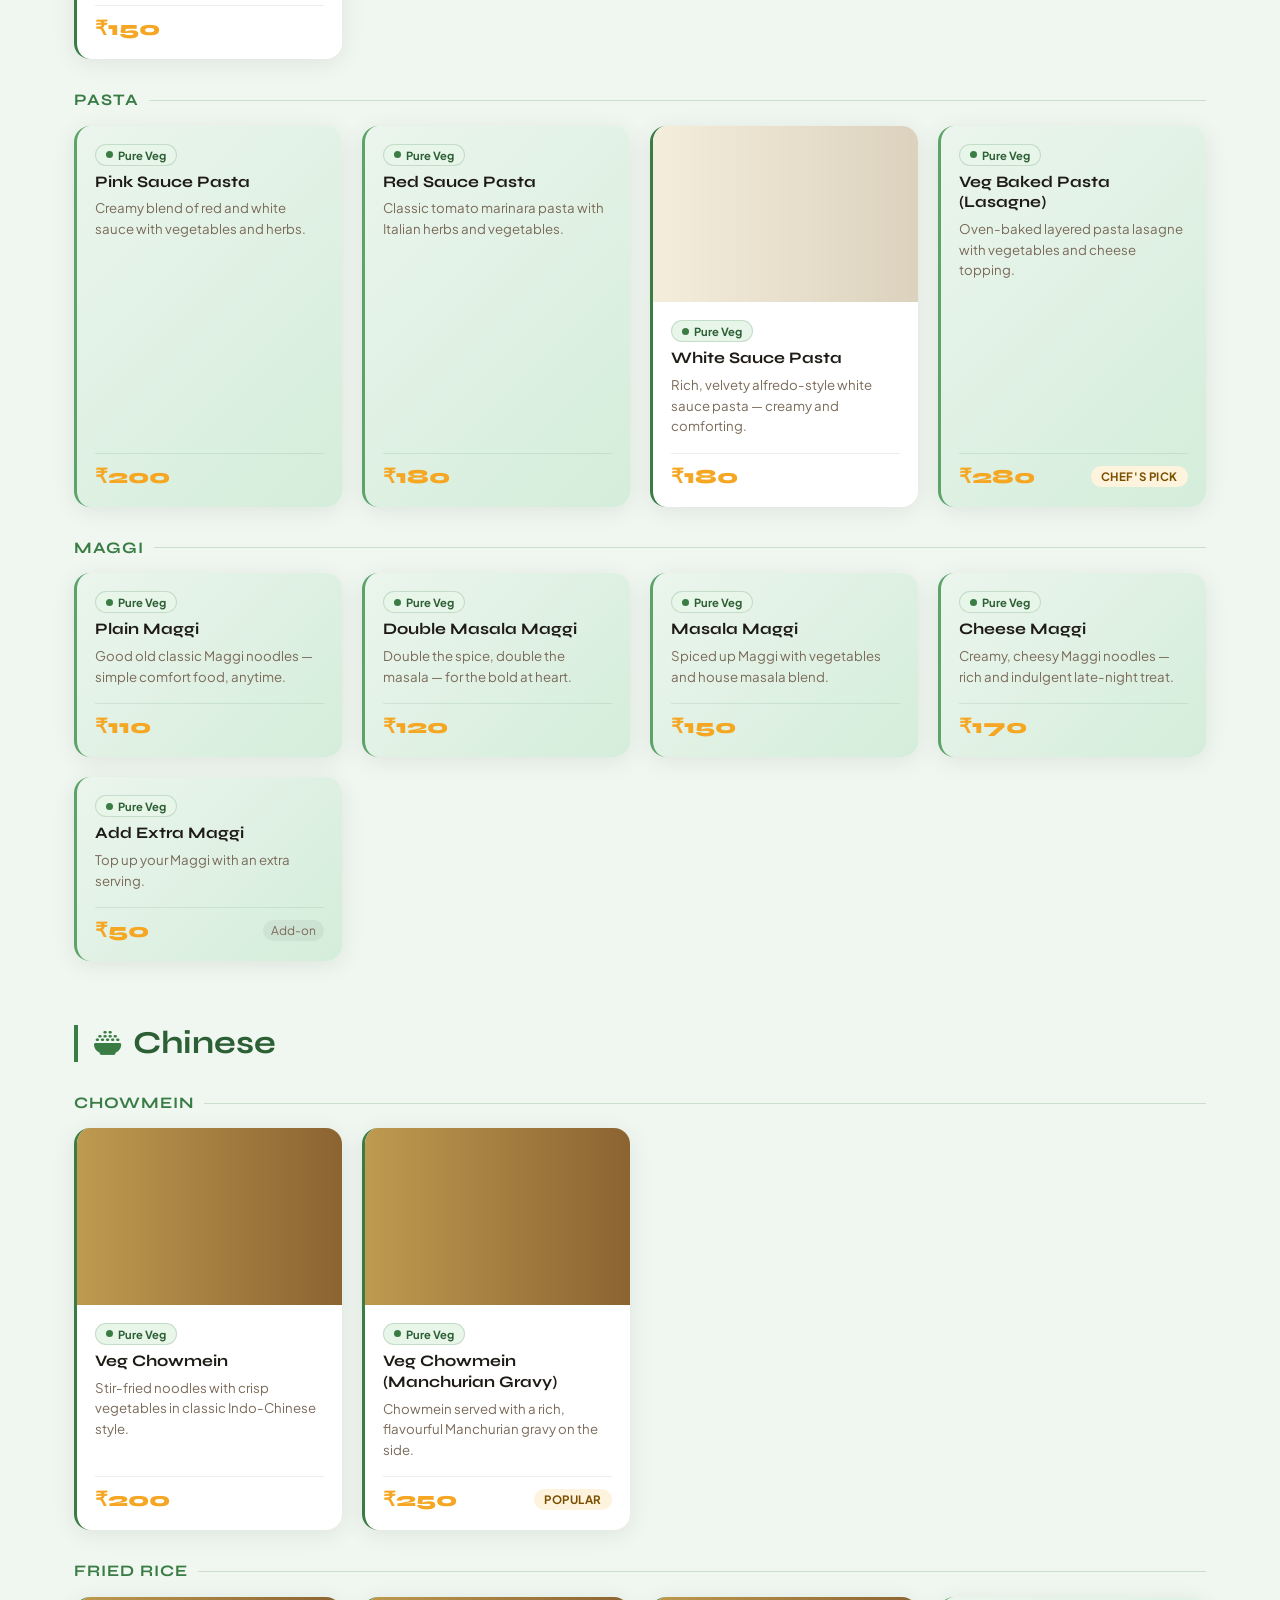
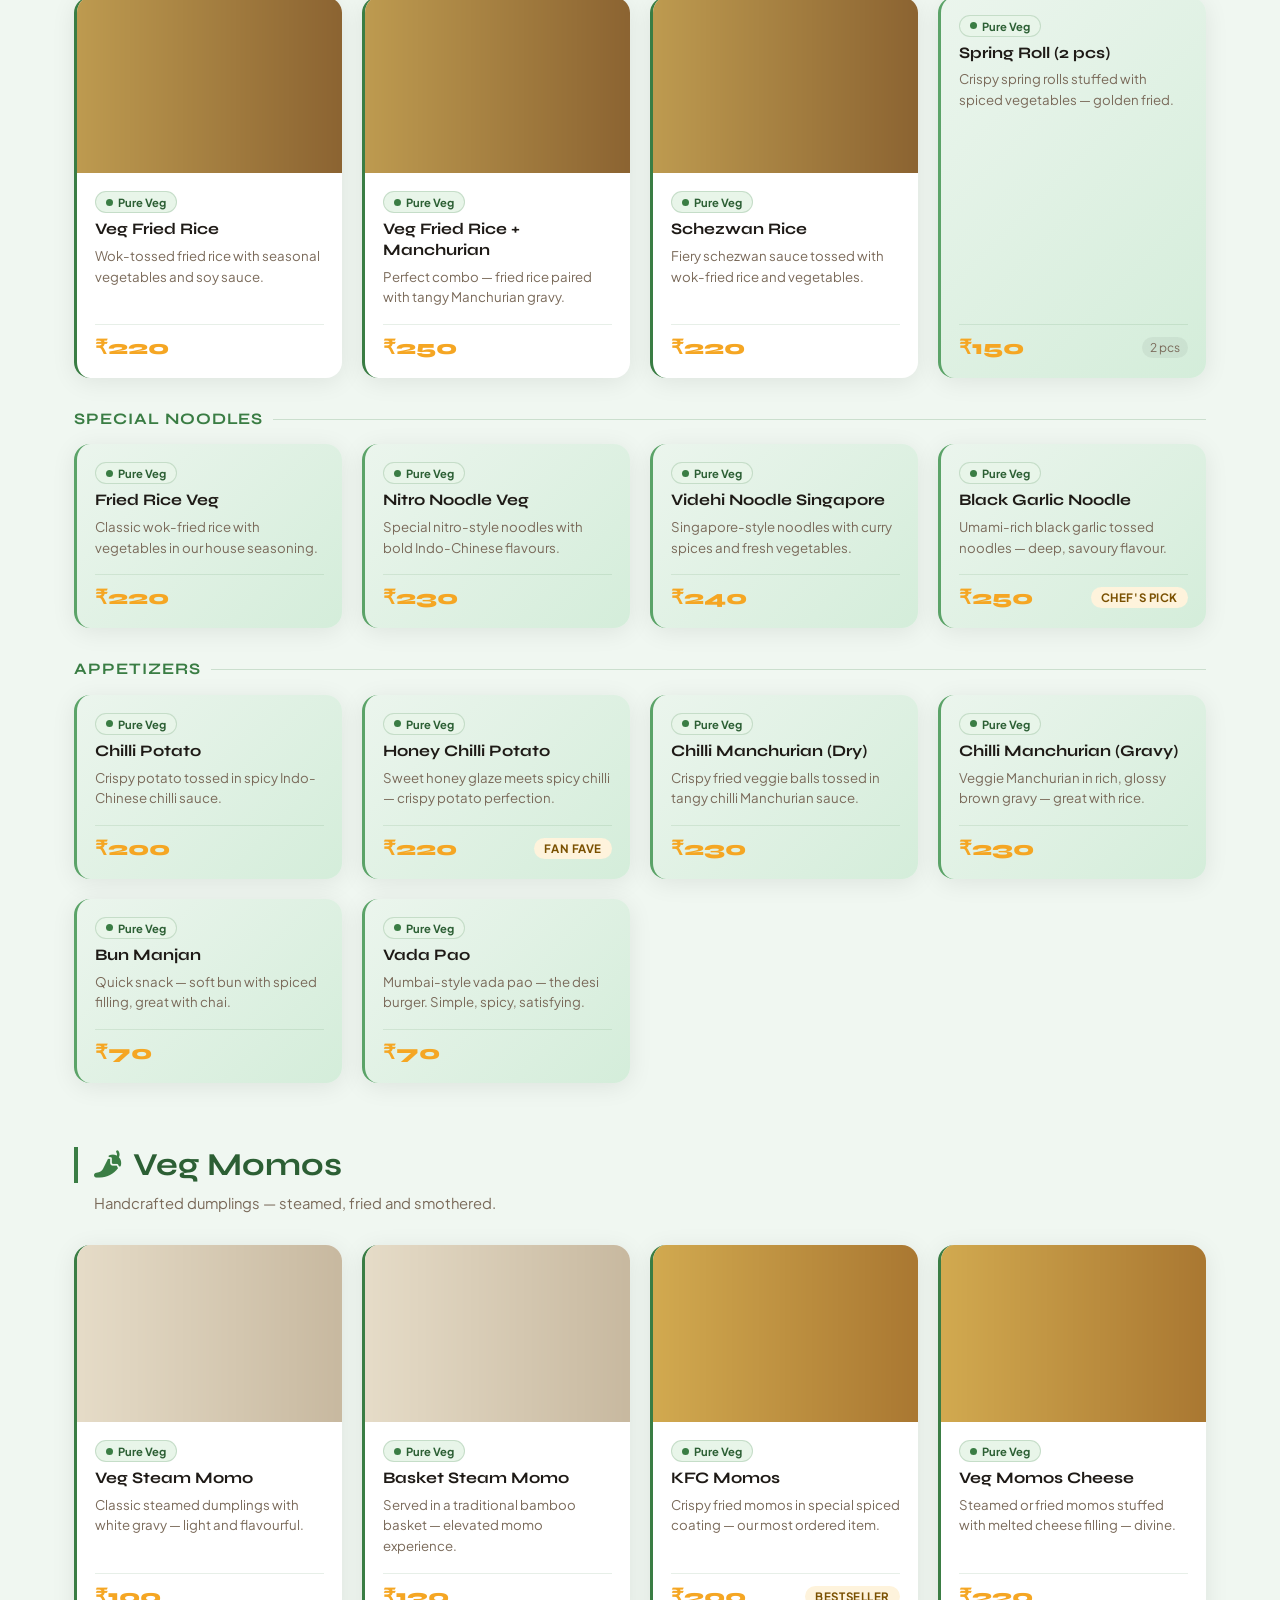
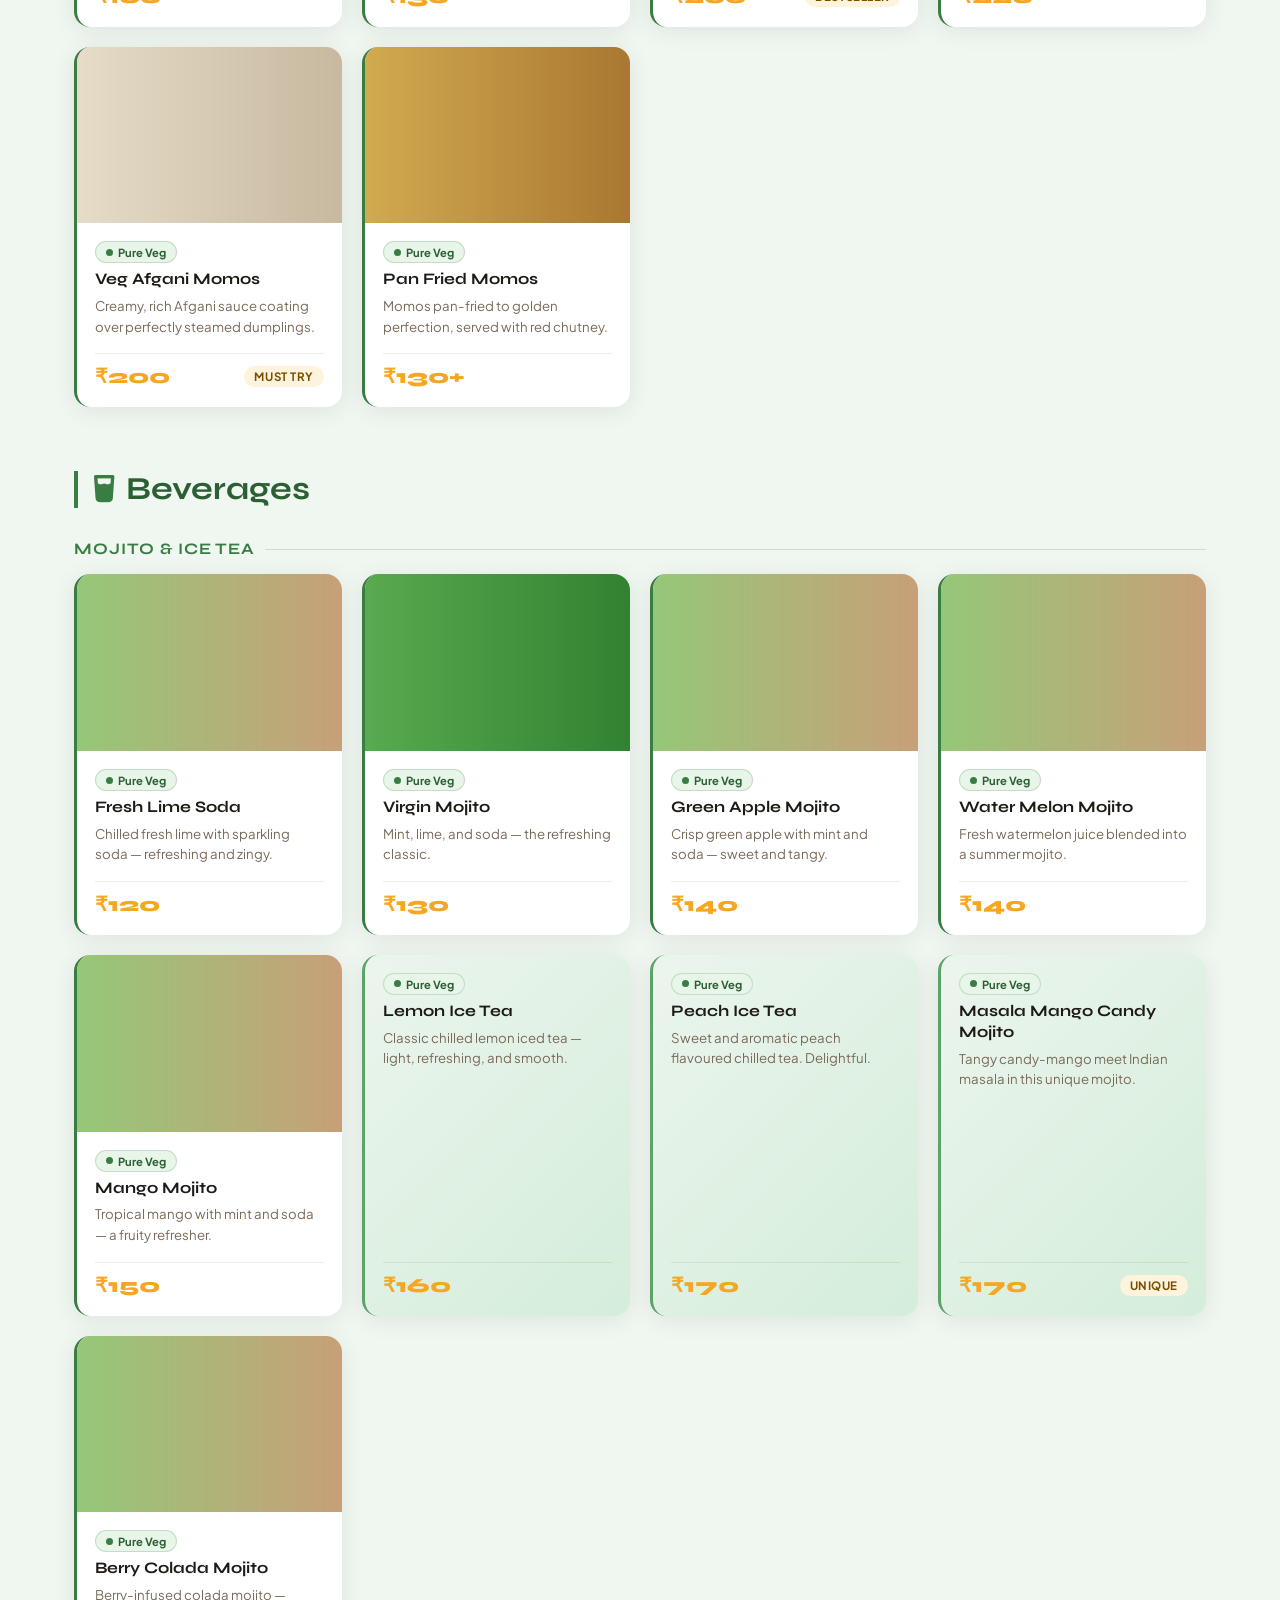
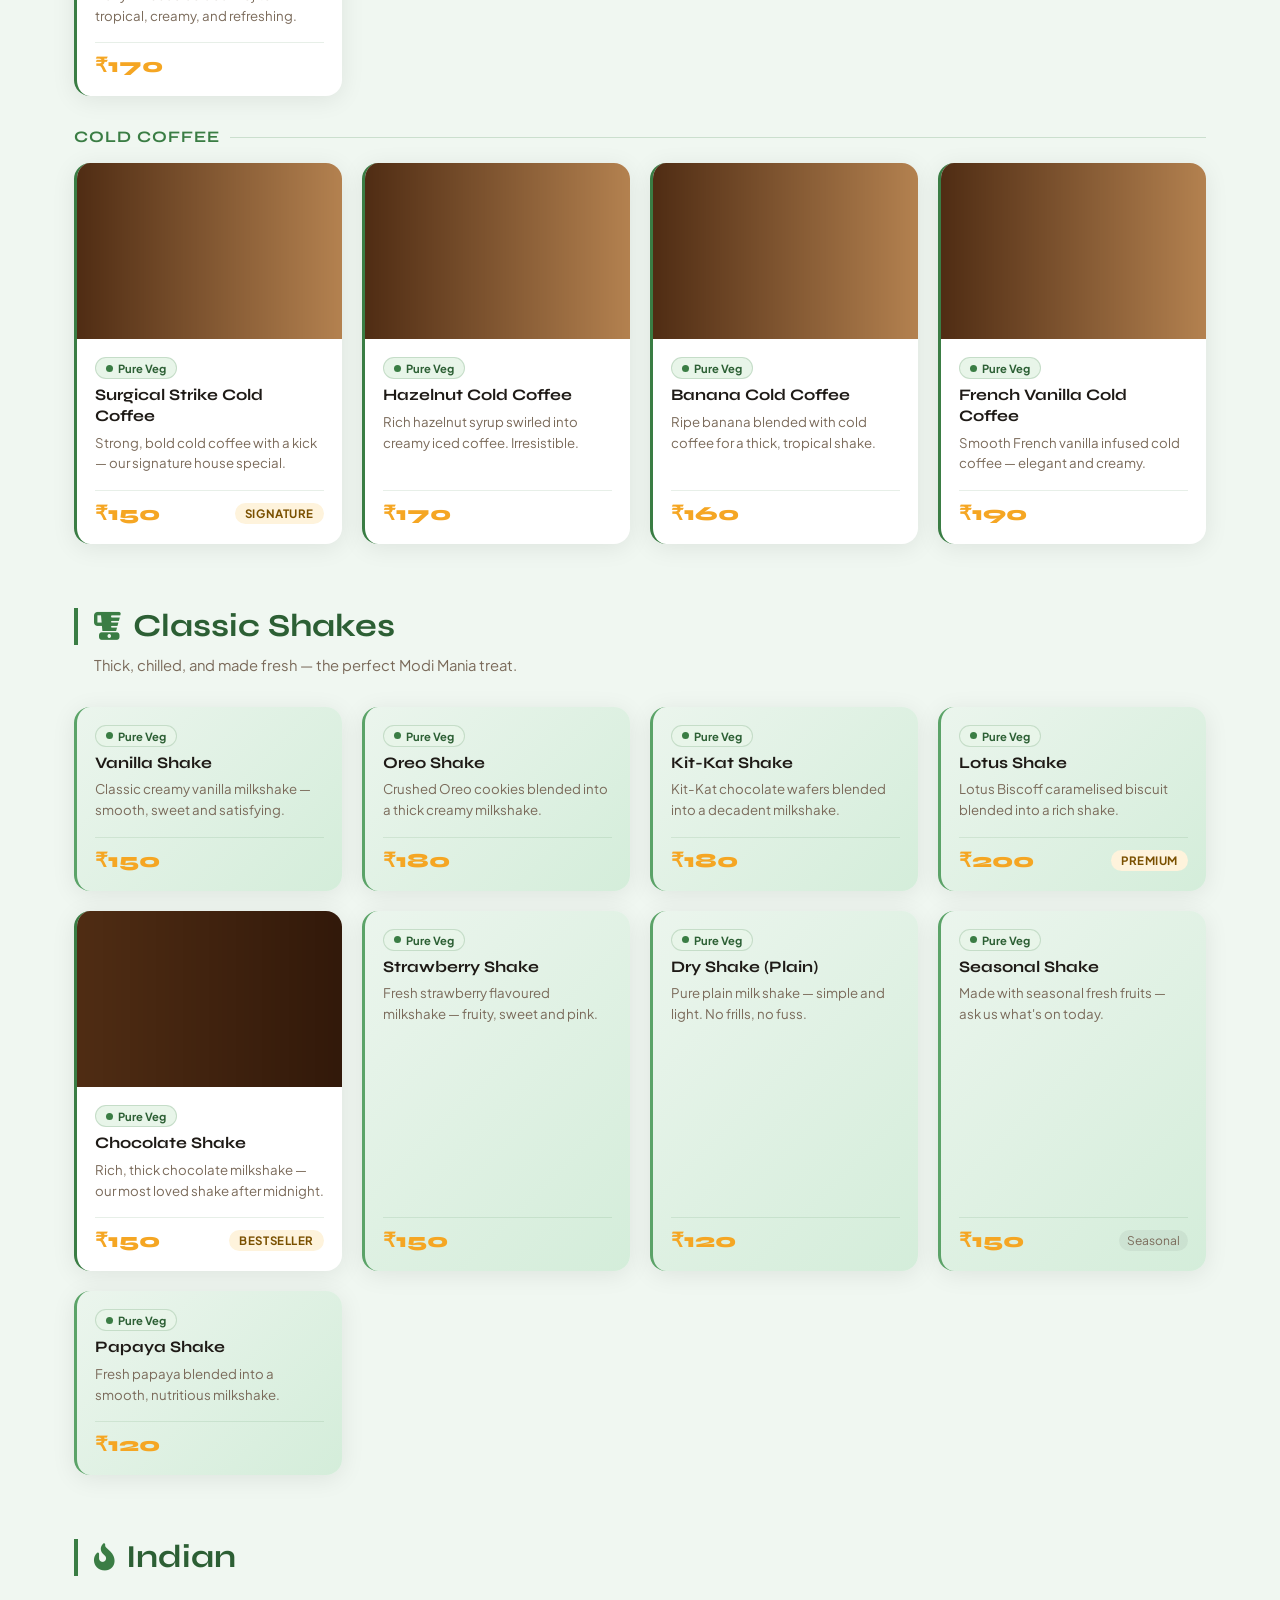
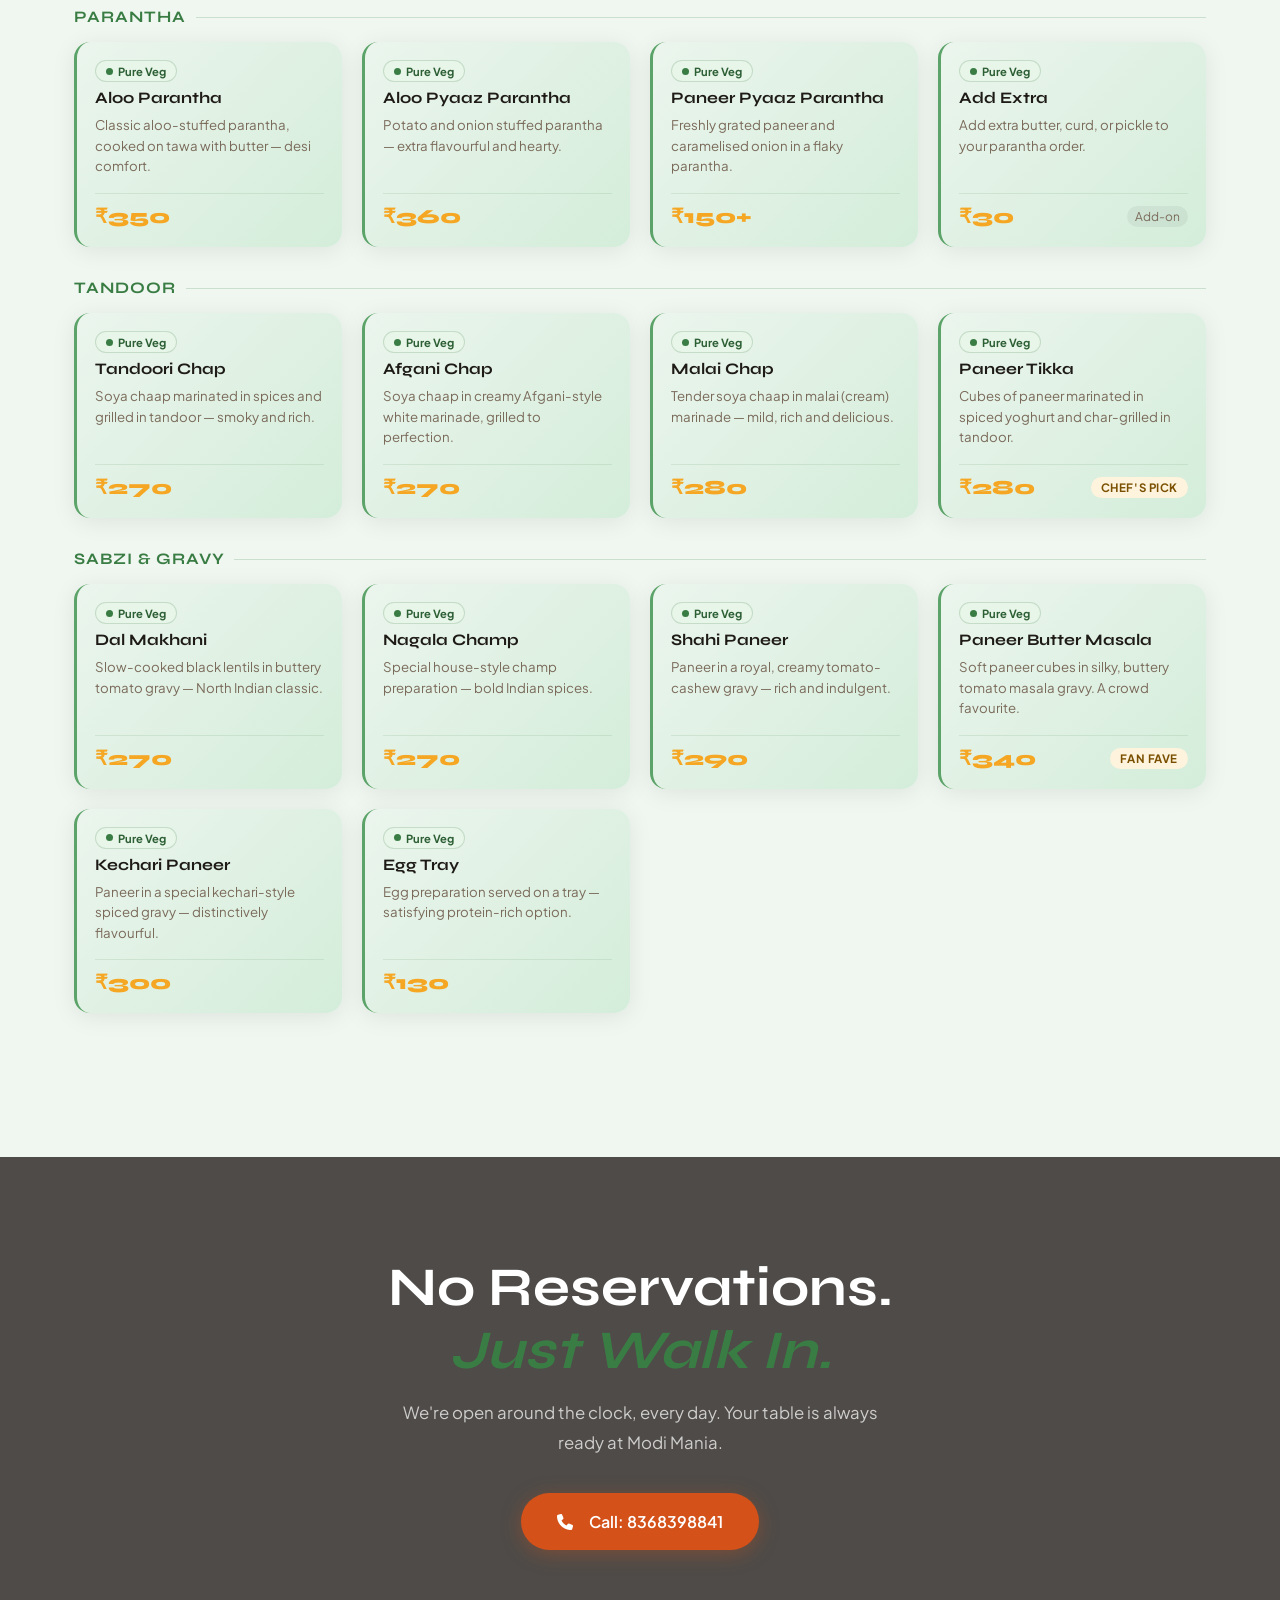
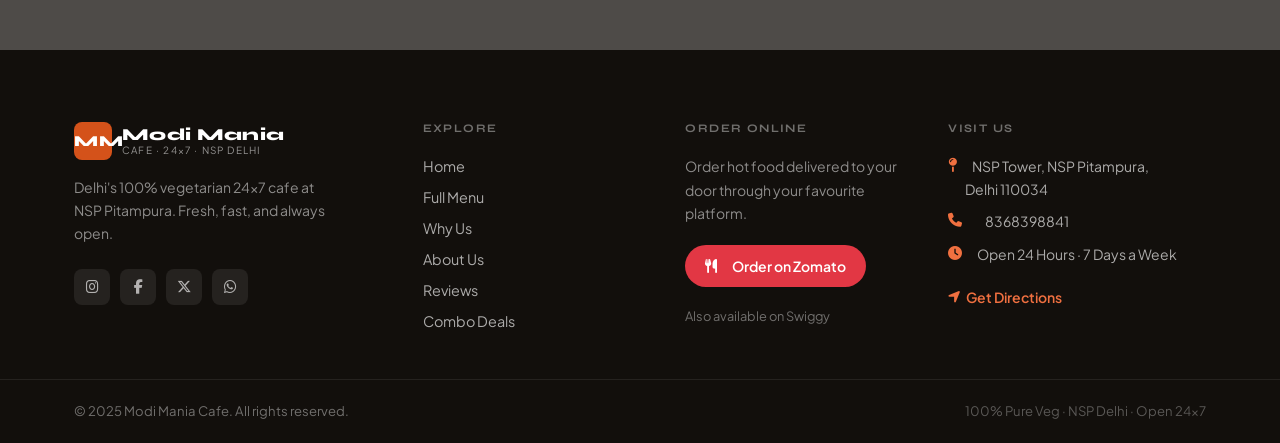
<file: menu.html>
<!DOCTYPE html>
<html lang="en">
<head>
  <meta charset="UTF-8">
  <meta name="viewport" content="width=device-width, initial-scale=1.0">
  <title>Full Menu | Modi Mania Cafe 24×7 | NSP Delhi</title>
  <meta name="description" content="Browse the complete menu at Modi Mania Cafe NSP Delhi. Momos, Burgers, Pasta, Shakes, Chowmein, Fries & more. 100% Veg. Open 24×7.">
  <link rel="preconnect" href="https://fonts.googleapis.com">
  <link rel="preconnect" href="https://fonts.gstatic.com" crossorigin>
  <link href="https://fonts.googleapis.com/css2?family=Syne:wght@700;800&family=Plus+Jakarta+Sans:wght@300;400;500;600&display=swap" rel="stylesheet">
  <link rel="stylesheet" href="https://cdnjs.cloudflare.com/ajax/libs/font-awesome/6.5.0/css/all.min.css">
  <link rel="stylesheet" href="style.css">
</head>
<body class="page-menu">

  <!-- ===== NAVBAR ===== -->
  <nav class="navbar navbar--solid" id="navbar">
    <div class="nav-inner container">
      <a href="index.html" class="nav-logo" aria-label="Modi Mania Home">
        <span class="logo-badge">MM</span>
        <span class="logo-text">
          <span class="logo-name">Modi Mania</span>
          <span class="logo-sub">CAFE · 24×7 · NSP DELHI</span>
        </span>
      </a>
      <ul class="nav-links" id="navLinks">
        <li><a href="index.html" class="nav-link">Home</a></li>
        <li><a href="menu.html" class="nav-link active">Menu</a></li>
        <li><a href="index.html#why-us" class="nav-link">Why Us</a></li>
        <li><a href="index.html#about" class="nav-link">About</a></li>
        <li><a href="reviews.html" class="nav-link">Reviews</a></li>
        <li><a href="index.html#contact" class="nav-link">Contact</a></li>
      </ul>
      <div class="nav-actions">
        <a href="menu.html" class="btn btn-primary btn-sm">View Full Menu</a>
        <button class="hamburger" id="hamburger" aria-label="Open menu" aria-expanded="false">
          <span></span><span></span><span></span>
        </button>
      </div>
    </div>
  </nav>

  <!-- ===== PAGE HERO ===== -->
  <header class="menu-page-hero">
    <div class="mph-overlay"></div>
    <div class="container mph-inner">
      <nav class="breadcrumb" aria-label="Breadcrumb">
        <a href="index.html">Home</a>
        <i class="fa-solid fa-chevron-right"></i>
        <span>Menu</span>
      </nav>
      <h1>Our Full Menu</h1>
      <p>100% Pure Vegetarian &nbsp;·&nbsp; NSP Delhi &nbsp;·&nbsp; Open 24×7</p>
    </div>
  </header>

  <!-- ===== STICKY CATEGORY NAV ===== -->
  <div class="cat-nav-wrap" id="catNavWrap">
    <div class="cat-nav" id="catNav">
      <div class="container cat-nav-inner">
        <button class="cat-pill active" data-target="all">All</button>
        <button class="cat-pill" data-target="combos">Combos</button>
        <button class="cat-pill" data-target="continental">Continental</button>
        <button class="cat-pill" data-target="chinese">Chinese</button>
        <button class="cat-pill" data-target="momos">Momos</button>
        <button class="cat-pill" data-target="beverages">Beverages</button>
        <button class="cat-pill" data-target="shakes">Shakes</button>
        <button class="cat-pill" data-target="indian">Indian</button>
        <button class="cat-pill" data-target="garlic-bread">Garlic Bread</button>
      </div>
    </div>
  </div>

  <!-- ===== MENU CONTENT ===== -->
  <main class="menu-main">
    <div class="container">

      <!-- COMBO MEALS -->
      <section class="menu-section-block" id="combos" data-section="combos">
        <h2 class="menu-section-title"><i class="fa-solid fa-fire"></i> Combo Meals</h2>
        <p class="menu-section-desc">Best-value bundles — more food, less spend.</p>
        <div class="combo-grid combo-grid--menu">
          <div class="combo-card">
            <div class="combo-num">01</div>
            <div class="combo-tag">Continental</div>
            <h3 class="combo-title">The Classic Combo</h3>
            <ul class="combo-items">
              <li><i class="fa-solid fa-circle-check"></i> Veg Burger</li>
              <li><i class="fa-solid fa-circle-check"></i> Crispy Fries</li>
              <li><i class="fa-solid fa-circle-check"></i> Veg Grill Sandwich</li>
              <li><i class="fa-solid fa-circle-check"></i> Virgin Mojito</li>
            </ul>
            <div class="combo-price-wrap">
              <span class="combo-price">₹299</span>
              <span class="combo-save">Best Value</span>
            </div>
          </div>
          <div class="combo-card">
            <div class="combo-num">02</div>
            <div class="combo-tag">Quick Bite</div>
            <h3 class="combo-title">The Light Bite</h3>
            <ul class="combo-items">
              <li><i class="fa-solid fa-circle-check"></i> Vada Pao</li>
              <li><i class="fa-solid fa-circle-check"></i> Masala Chai</li>
            </ul>
            <div class="combo-price-wrap">
              <span class="combo-price">₹109</span>
              <span class="combo-save">Budget Pick</span>
            </div>
          </div>
          <div class="combo-card">
            <div class="combo-num">03</div>
            <div class="combo-tag">Indian</div>
            <h3 class="combo-title">Desi Breakfast</h3>
            <ul class="combo-items">
              <li><i class="fa-solid fa-circle-check"></i> Aloo Parantha</li>
              <li><i class="fa-solid fa-circle-check"></i> Masala Chai</li>
            </ul>
            <div class="combo-price-wrap">
              <span class="combo-price">₹119</span>
              <span class="combo-save">Morning Fave</span>
            </div>
          </div>
          <div class="combo-card">
            <div class="combo-num">04</div>
            <div class="combo-tag">Chinese</div>
            <h3 class="combo-title">Chinese Platter</h3>
            <ul class="combo-items">
              <li><i class="fa-solid fa-circle-check"></i> Fried Rice</li>
              <li><i class="fa-solid fa-circle-check"></i> Manchurian</li>
              <li><i class="fa-solid fa-circle-check"></i> Virgin Mojito</li>
            </ul>
            <div class="combo-price-wrap">
              <span class="combo-price">Ask Us</span>
              <span class="combo-save">Chinese Fave</span>
            </div>
          </div>
          <div class="combo-card">
            <div class="combo-num">05</div>
            <div class="combo-tag">Chinese</div>
            <h3 class="combo-title">Noodle Delight</h3>
            <ul class="combo-items">
              <li><i class="fa-solid fa-circle-check"></i> Chowmein</li>
              <li><i class="fa-solid fa-circle-check"></i> Manchurian</li>
              <li><i class="fa-solid fa-circle-check"></i> Virgin Mojito</li>
            </ul>
            <div class="combo-price-wrap">
              <span class="combo-price">Ask Us</span>
              <span class="combo-save">Noodle Lover</span>
            </div>
          </div>
        </div>
      </section>


      <!-- CONTINENTAL / ITALIAN -->
      <section class="menu-section-block" id="continental" data-section="continental">
        <h2 class="menu-section-title"><i class="fa-solid fa-bread-slice"></i> Continental / Italian</h2>

        <!-- GARLIC BREAD sub-section -->
        <h3 class="menu-subsection-title" id="garlic-bread" data-section="garlic-bread">Garlic Bread</h3>
        <div class="item-grid">
          <div class="item-card item-card--text">
            <div class="item-card-body">
              <div class="veg-badge"><span class="veg-dot"></span> Pure Veg</div>
              <h4 class="item-name">Garlic Butter Toast Bread</h4>
              <p class="item-desc">Crispy toast with aromatic garlic butter — 4 pieces served hot.</p>
              <div class="item-footer">
                <span class="item-price">₹100</span>
                <span class="item-qty">4 pcs</span>
              </div>
            </div>
          </div>
          <div class="item-card item-card--text">
            <div class="item-card-body">
              <div class="veg-badge"><span class="veg-dot"></span> Pure Veg</div>
              <h4 class="item-name">Garlic Veg Toast / Bread</h4>
              <p class="item-desc">Loaded garlic toast with fresh vegetables and herbs.</p>
              <div class="item-footer">
                <span class="item-price">₹120</span>
              </div>
            </div>
          </div>
          <div class="item-card item-card--text">
            <div class="item-card-body">
              <div class="veg-badge"><span class="veg-dot"></span> Pure Veg</div>
              <h4 class="item-name">Garlic Brioche Bread</h4>
              <p class="item-desc">Premium soft brioche with rich garlic butter glaze — indulgent.</p>
              <div class="item-footer">
                <span class="item-price">₹250</span>
              </div>
            </div>
          </div>
        </div>

        <!-- SANDWICHES -->
        <h3 class="menu-subsection-title">Sandwiches</h3>
        <div class="item-grid">
          <div class="item-card item-card--photo">
            <div class="item-img-wrap">
              <img src="https://images.unsplash.com/photo-1528735602780-2552fd46c7af?w=1200&q=85" onerror="this.onerror=null;this.src='img-food-tray.jpg'" alt="Veg Grill Sandwich" loading="lazy">
            </div>
            <div class="item-card-body">
              <div class="veg-badge"><span class="veg-dot"></span> Pure Veg</div>
              <h4 class="item-name">Veg Grill Sandwich</h4>
              <p class="item-desc">Classic grilled sandwich with fresh vegetables, cheese and spiced filling.</p>
              <div class="item-footer">
                <span class="item-price">₹120</span>
              </div>
            </div>
          </div>
          <div class="item-card item-card--photo">
            <div class="item-img-wrap">
              <img src="https://images.unsplash.com/photo-1485451456034-3f9391c6f769?w=1200&q=85" onerror="this.onerror=null;this.src='img-food-tray.jpg'" alt="Tandoori Paneer Sandwich" loading="lazy">
            </div>
            <div class="item-card-body">
              <div class="veg-badge"><span class="veg-dot"></span> Pure Veg</div>
              <h4 class="item-name">Tandoori Paneer Sandwich</h4>
              <p class="item-desc">Smoky tandoori-spiced paneer in a grilled sandwich with green chutney.</p>
              <div class="item-footer">
                <span class="item-price">₹150</span>
              </div>
            </div>
          </div>
          <div class="item-card item-card--photo">
            <div class="item-img-wrap">
              <img src="https://images.unsplash.com/photo-1539252554453-80ab65ce3586?w=1200&q=85" onerror="this.onerror=null;this.src='img-food-tray.jpg'" alt="Chilli Paneer Sandwich" loading="lazy">
            </div>
            <div class="item-card-body">
              <div class="veg-badge"><span class="veg-dot"></span> Pure Veg</div>
              <h4 class="item-name">Chilli Paneer Sandwich</h4>
              <p class="item-desc">Spicy chilli paneer tossed in Indo-Chinese sauce, tucked in toasted bread.</p>
              <div class="item-footer">
                <span class="item-price">₹150</span>
              </div>
            </div>
          </div>
          <div class="item-card item-card--photo">
            <div class="item-img-wrap">
              <img src="https://images.unsplash.com/photo-1553909489-cd47e0907980?w=1200&q=85" onerror="this.onerror=null;this.src='img-food-tray.jpg'" alt="Tandoori Bull Sandwich" loading="lazy">
            </div>
            <div class="item-card-body">
              <div class="veg-badge"><span class="veg-dot"></span> Pure Veg</div>
              <h4 class="item-name">Tandoori Bull Sandwich</h4>
              <p class="item-desc">Our loaded signature sandwich — big, bold and completely satisfying.</p>
              <div class="item-footer">
                <span class="item-price">₹220</span>
                <span class="item-badge-special">Special</span>
              </div>
            </div>
          </div>
        </div>

        <!-- WRAPS -->
        <h3 class="menu-subsection-title">Wraps</h3>
        <div class="item-grid">
          <div class="item-card item-card--photo">
            <div class="item-img-wrap">
              <img src="https://images.unsplash.com/photo-1626700051175-6818013e1d4f?w=800&q=85" onerror="this.onerror=null;this.src='img-wrap-mojito.jpg'" alt="Paneer Wrap" loading="lazy">
            </div>
            <div class="item-card-body">
              <div class="veg-badge"><span class="veg-dot"></span> Pure Veg</div>
              <h4 class="item-name">Paneer Wrap</h4>
              <p class="item-desc">Spiced paneer, crunchy vegetables, and sauces in a soft flour wrap.</p>
              <div class="item-footer">
                <span class="item-price">₹150</span>
              </div>
            </div>
          </div>
          <div class="item-card item-card--photo">
            <div class="item-img-wrap">
              <img src="https://images.unsplash.com/photo-1584178639036-613ba57e5e4c?w=800&q=85" onerror="this.onerror=null;this.src='img-wrap-mojito.jpg'" alt="Mushroom Wrap" loading="lazy">
            </div>
            <div class="item-card-body">
              <div class="veg-badge"><span class="veg-dot"></span> Pure Veg</div>
              <h4 class="item-name">Mushroom Wrap</h4>
              <p class="item-desc">Sautéed mushrooms with herbs and creamy sauce in a fresh wrap.</p>
              <div class="item-footer">
                <span class="item-price">₹150</span>
              </div>
            </div>
          </div>
          <div class="item-card item-card--photo">
            <div class="item-img-wrap">
              <img src="https://images.unsplash.com/photo-1600850056064-a8e4b9b3b2e5?w=800&q=85" onerror="this.onerror=null;this.src='img-wrap-mojito.jpg'" alt="Plain Wrap" loading="lazy">
            </div>
            <div class="item-card-body">
              <div class="veg-badge"><span class="veg-dot"></span> Pure Veg</div>
              <h4 class="item-name">Plain Wrap</h4>
              <p class="item-desc">Simple, clean wrap with fresh vegetables and house chutney.</p>
              <div class="item-footer">
                <span class="item-price">₹110</span>
              </div>
            </div>
          </div>
        </div>

        <!-- FRIES -->
        <h3 class="menu-subsection-title">Fries</h3>
        <div class="item-grid">
          <div class="item-card item-card--photo">
            <div class="item-img-wrap">
              <img src="https://images.unsplash.com/photo-1518013431117-eb1465fa5752?w=800&q=85" onerror="this.onerror=null;this.src='img-fries.jpg'" alt="Regular Fries" loading="lazy">
            </div>
            <div class="item-card-body">
              <div class="veg-badge"><span class="veg-dot"></span> Pure Veg</div>
              <h4 class="item-name">Regular Fries</h4>
              <p class="item-desc">Golden crispy fries served with ketchup. A timeless classic.</p>
              <div class="item-footer">
                <span class="item-price">₹100</span>
              </div>
            </div>
          </div>
          <div class="item-card item-card--photo">
            <div class="item-img-wrap">
              <img src="https://images.unsplash.com/photo-1598679253544-2c97992403ea?w=800&q=85" onerror="this.onerror=null;this.src='img-fries.jpg'" alt="Cheese Fries" loading="lazy">
            </div>
            <div class="item-card-body">
              <div class="veg-badge"><span class="veg-dot"></span> Pure Veg</div>
              <h4 class="item-name">Cheese Fries</h4>
              <p class="item-desc">Crispy fries smothered in warm melted cheese sauce.</p>
              <div class="item-footer">
                <span class="item-price">₹150</span>
              </div>
            </div>
          </div>
          <div class="item-card item-card--photo">
            <div class="item-img-wrap">
              <img src="https://images.unsplash.com/photo-1576107232684-1279f390859f?w=800&q=85" onerror="this.onerror=null;this.src='img-fries.jpg'" alt="Peri Peri Fries" loading="lazy">
            </div>
            <div class="item-card-body">
              <div class="veg-badge"><span class="veg-dot"></span> Pure Veg</div>
              <h4 class="item-name">Peri Peri Fries</h4>
              <p class="item-desc">Hot and spicy peri peri seasoned fries — bold and addictive.</p>
              <div class="item-footer">
                <span class="item-price">₹150</span>
              </div>
            </div>
          </div>
          <div class="item-card item-card--photo">
            <div class="item-img-wrap">
              <img src="https://images.unsplash.com/photo-1585109649139-366815a0d713?w=800&q=85" onerror="this.onerror=null;this.src='img-fries.jpg'" alt="Masala Fries" loading="lazy">
            </div>
            <div class="item-card-body">
              <div class="veg-badge"><span class="veg-dot"></span> Pure Veg</div>
              <h4 class="item-name">Masala Fries</h4>
              <p class="item-desc">Fries tossed with Indian masala spices — chatpata and irresistible.</p>
              <div class="item-footer">
                <span class="item-price">₹150</span>
              </div>
            </div>
          </div>
          <div class="item-card item-card--photo">
            <div class="item-img-wrap">
              <img src="https://images.unsplash.com/photo-1630384060421-cb20d0e0649d?w=800&q=85" onerror="this.onerror=null;this.src='img-fries.jpg'" alt="Tandoori Fries" loading="lazy">
            </div>
            <div class="item-card-body">
              <div class="veg-badge"><span class="veg-dot"></span> Pure Veg</div>
              <h4 class="item-name">Tandoori Fries</h4>
              <p class="item-desc">Smoky tandoori spice blend on golden fries — a desi twist.</p>
              <div class="item-footer">
                <span class="item-price">₹150</span>
              </div>
            </div>
          </div>
        </div>

        <!-- PASTA -->
        <h3 class="menu-subsection-title">Pasta</h3>
        <div class="item-grid">
          <div class="item-card item-card--text">
            <div class="item-card-body">
              <div class="veg-badge"><span class="veg-dot"></span> Pure Veg</div>
              <h4 class="item-name">Pink Sauce Pasta</h4>
              <p class="item-desc">Creamy blend of red and white sauce with vegetables and herbs.</p>
              <div class="item-footer">
                <span class="item-price">₹200</span>
              </div>
            </div>
          </div>
          <div class="item-card item-card--text">
            <div class="item-card-body">
              <div class="veg-badge"><span class="veg-dot"></span> Pure Veg</div>
              <h4 class="item-name">Red Sauce Pasta</h4>
              <p class="item-desc">Classic tomato marinara pasta with Italian herbs and vegetables.</p>
              <div class="item-footer">
                <span class="item-price">₹180</span>
              </div>
            </div>
          </div>
          <div class="item-card item-card--photo">
            <div class="item-img-wrap">
              <img src="https://images.unsplash.com/photo-1645112411341-6c4fd023714a?w=800&q=85" onerror="this.onerror=null;this.src='img-white-pasta.jpg'" alt="White Sauce Pasta" loading="lazy">
            </div>
            <div class="item-card-body">
              <div class="veg-badge"><span class="veg-dot"></span> Pure Veg</div>
              <h4 class="item-name">White Sauce Pasta</h4>
              <p class="item-desc">Rich, velvety alfredo-style white sauce pasta — creamy and comforting.</p>
              <div class="item-footer">
                <span class="item-price">₹180</span>
              </div>
            </div>
          </div>
          <div class="item-card item-card--text">
            <div class="item-card-body">
              <div class="veg-badge"><span class="veg-dot"></span> Pure Veg</div>
              <h4 class="item-name">Veg Baked Pasta (Lasagne)</h4>
              <p class="item-desc">Oven-baked layered pasta lasagne with vegetables and cheese topping.</p>
              <div class="item-footer">
                <span class="item-price">₹280</span>
                <span class="item-badge-special">Chef's Pick</span>
              </div>
            </div>
          </div>
        </div>

        <!-- MAGGI -->
        <h3 class="menu-subsection-title">Maggi</h3>
        <div class="item-grid">
          <div class="item-card item-card--text">
            <div class="item-card-body">
              <div class="veg-badge"><span class="veg-dot"></span> Pure Veg</div>
              <h4 class="item-name">Plain Maggi</h4>
              <p class="item-desc">Good old classic Maggi noodles — simple comfort food, anytime.</p>
              <div class="item-footer">
                <span class="item-price">₹110</span>
              </div>
            </div>
          </div>
          <div class="item-card item-card--text">
            <div class="item-card-body">
              <div class="veg-badge"><span class="veg-dot"></span> Pure Veg</div>
              <h4 class="item-name">Double Masala Maggi</h4>
              <p class="item-desc">Double the spice, double the masala — for the bold at heart.</p>
              <div class="item-footer">
                <span class="item-price">₹120</span>
              </div>
            </div>
          </div>
          <div class="item-card item-card--text">
            <div class="item-card-body">
              <div class="veg-badge"><span class="veg-dot"></span> Pure Veg</div>
              <h4 class="item-name">Masala Maggi</h4>
              <p class="item-desc">Spiced up Maggi with vegetables and house masala blend.</p>
              <div class="item-footer">
                <span class="item-price">₹150</span>
              </div>
            </div>
          </div>
          <div class="item-card item-card--text">
            <div class="item-card-body">
              <div class="veg-badge"><span class="veg-dot"></span> Pure Veg</div>
              <h4 class="item-name">Cheese Maggi</h4>
              <p class="item-desc">Creamy, cheesy Maggi noodles — rich and indulgent late-night treat.</p>
              <div class="item-footer">
                <span class="item-price">₹170</span>
              </div>
            </div>
          </div>
          <div class="item-card item-card--text">
            <div class="item-card-body">
              <div class="veg-badge"><span class="veg-dot"></span> Pure Veg</div>
              <h4 class="item-name">Add Extra Maggi</h4>
              <p class="item-desc">Top up your Maggi with an extra serving.</p>
              <div class="item-footer">
                <span class="item-price">₹50</span>
                <span class="item-qty">Add-on</span>
              </div>
            </div>
          </div>
        </div>
      </section>


      <!-- CHINESE -->
      <section class="menu-section-block" id="chinese" data-section="chinese">
        <h2 class="menu-section-title"><i class="fa-solid fa-bowl-rice"></i> Chinese</h2>

        <!-- CHOWMEIN -->
        <h3 class="menu-subsection-title">Chowmein</h3>
        <div class="item-grid">
          <div class="item-card item-card--photo">
            <div class="item-img-wrap">
              <img src="https://images.unsplash.com/photo-1612929633738-8fe44f7ec841?w=800&q=85" onerror="this.onerror=null;this.src='img-chowmein.jpg'" alt="Veg Chowmein" loading="lazy">
            </div>
            <div class="item-card-body">
              <div class="veg-badge"><span class="veg-dot"></span> Pure Veg</div>
              <h4 class="item-name">Veg Chowmein</h4>
              <p class="item-desc">Stir-fried noodles with crisp vegetables in classic Indo-Chinese style.</p>
              <div class="item-footer">
                <span class="item-price">₹200</span>
              </div>
            </div>
          </div>
          <div class="item-card item-card--photo">
            <div class="item-img-wrap">
              <img src="https://images.unsplash.com/photo-1634864572865-1cf8ff8bd23d?w=800&q=85" onerror="this.onerror=null;this.src='img-chowmein.jpg'" alt="Veg Chowmein Manchurian" loading="lazy">
            </div>
            <div class="item-card-body">
              <div class="veg-badge"><span class="veg-dot"></span> Pure Veg</div>
              <h4 class="item-name">Veg Chowmein (Manchurian Gravy)</h4>
              <p class="item-desc">Chowmein served with a rich, flavourful Manchurian gravy on the side.</p>
              <div class="item-footer">
                <span class="item-price">₹250</span>
                <span class="item-badge-special">Popular</span>
              </div>
            </div>
          </div>
        </div>

        <!-- FRIED RICE -->
        <h3 class="menu-subsection-title">Fried Rice</h3>
        <div class="item-grid">
          <div class="item-card item-card--photo">
            <div class="item-img-wrap">
              <img src="https://images.unsplash.com/photo-1603133872878-684f208fb84b?w=800&q=85" onerror="this.onerror=null;this.src='img-chowmein.jpg'" alt="Veg Fried Rice" loading="lazy">
            </div>
            <div class="item-card-body">
              <div class="veg-badge"><span class="veg-dot"></span> Pure Veg</div>
              <h4 class="item-name">Veg Fried Rice</h4>
              <p class="item-desc">Wok-tossed fried rice with seasonal vegetables and soy sauce.</p>
              <div class="item-footer">
                <span class="item-price">₹220</span>
              </div>
            </div>
          </div>
          <div class="item-card item-card--photo">
            <div class="item-img-wrap">
              <img src="https://images.unsplash.com/photo-1596797038530-2c107229654b?w=800&q=85" onerror="this.onerror=null;this.src='img-chowmein.jpg'" alt="Veg Fried Rice Manchurian" loading="lazy">
            </div>
            <div class="item-card-body">
              <div class="veg-badge"><span class="veg-dot"></span> Pure Veg</div>
              <h4 class="item-name">Veg Fried Rice + Manchurian</h4>
              <p class="item-desc">Perfect combo — fried rice paired with tangy Manchurian gravy.</p>
              <div class="item-footer">
                <span class="item-price">₹250</span>
              </div>
            </div>
          </div>
          <div class="item-card item-card--photo">
            <div class="item-img-wrap">
              <img src="https://images.unsplash.com/photo-1512058564366-18510be2db19?w=800&q=85" onerror="this.onerror=null;this.src='img-chowmein.jpg'" alt="Schezwan Rice" loading="lazy">
            </div>
            <div class="item-card-body">
              <div class="veg-badge"><span class="veg-dot"></span> Pure Veg</div>
              <h4 class="item-name">Schezwan Rice</h4>
              <p class="item-desc">Fiery schezwan sauce tossed with wok-fried rice and vegetables.</p>
              <div class="item-footer">
                <span class="item-price">₹220</span>
              </div>
            </div>
          </div>
          <div class="item-card item-card--text">
            <div class="item-card-body">
              <div class="veg-badge"><span class="veg-dot"></span> Pure Veg</div>
              <h4 class="item-name">Spring Roll (2 pcs)</h4>
              <p class="item-desc">Crispy spring rolls stuffed with spiced vegetables — golden fried.</p>
              <div class="item-footer">
                <span class="item-price">₹150</span>
                <span class="item-qty">2 pcs</span>
              </div>
            </div>
          </div>
        </div>

        <!-- SPECIAL NOODLES -->
        <h3 class="menu-subsection-title">Special Noodles</h3>
        <div class="item-grid">
          <div class="item-card item-card--text">
            <div class="item-card-body">
              <div class="veg-badge"><span class="veg-dot"></span> Pure Veg</div>
              <h4 class="item-name">Fried Rice Veg</h4>
              <p class="item-desc">Classic wok-fried rice with vegetables in our house seasoning.</p>
              <div class="item-footer">
                <span class="item-price">₹220</span>
              </div>
            </div>
          </div>
          <div class="item-card item-card--text">
            <div class="item-card-body">
              <div class="veg-badge"><span class="veg-dot"></span> Pure Veg</div>
              <h4 class="item-name">Nitro Noodle Veg</h4>
              <p class="item-desc">Special nitro-style noodles with bold Indo-Chinese flavours.</p>
              <div class="item-footer">
                <span class="item-price">₹230</span>
              </div>
            </div>
          </div>
          <div class="item-card item-card--text">
            <div class="item-card-body">
              <div class="veg-badge"><span class="veg-dot"></span> Pure Veg</div>
              <h4 class="item-name">Videhi Noodle Singapore</h4>
              <p class="item-desc">Singapore-style noodles with curry spices and fresh vegetables.</p>
              <div class="item-footer">
                <span class="item-price">₹240</span>
              </div>
            </div>
          </div>
          <div class="item-card item-card--text">
            <div class="item-card-body">
              <div class="veg-badge"><span class="veg-dot"></span> Pure Veg</div>
              <h4 class="item-name">Black Garlic Noodle</h4>
              <p class="item-desc">Umami-rich black garlic tossed noodles — deep, savoury flavour.</p>
              <div class="item-footer">
                <span class="item-price">₹250</span>
                <span class="item-badge-special">Chef's Pick</span>
              </div>
            </div>
          </div>
        </div>

        <!-- APPETIZERS -->
        <h3 class="menu-subsection-title">Appetizers</h3>
        <div class="item-grid">
          <div class="item-card item-card--text">
            <div class="item-card-body">
              <div class="veg-badge"><span class="veg-dot"></span> Pure Veg</div>
              <h4 class="item-name">Chilli Potato</h4>
              <p class="item-desc">Crispy potato tossed in spicy Indo-Chinese chilli sauce.</p>
              <div class="item-footer">
                <span class="item-price">₹200</span>
              </div>
            </div>
          </div>
          <div class="item-card item-card--text">
            <div class="item-card-body">
              <div class="veg-badge"><span class="veg-dot"></span> Pure Veg</div>
              <h4 class="item-name">Honey Chilli Potato</h4>
              <p class="item-desc">Sweet honey glaze meets spicy chilli — crispy potato perfection.</p>
              <div class="item-footer">
                <span class="item-price">₹220</span>
                <span class="item-badge-special">Fan Fave</span>
              </div>
            </div>
          </div>
          <div class="item-card item-card--text">
            <div class="item-card-body">
              <div class="veg-badge"><span class="veg-dot"></span> Pure Veg</div>
              <h4 class="item-name">Chilli Manchurian (Dry)</h4>
              <p class="item-desc">Crispy fried veggie balls tossed in tangy chilli Manchurian sauce.</p>
              <div class="item-footer">
                <span class="item-price">₹230</span>
              </div>
            </div>
          </div>
          <div class="item-card item-card--text">
            <div class="item-card-body">
              <div class="veg-badge"><span class="veg-dot"></span> Pure Veg</div>
              <h4 class="item-name">Chilli Manchurian (Gravy)</h4>
              <p class="item-desc">Veggie Manchurian in rich, glossy brown gravy — great with rice.</p>
              <div class="item-footer">
                <span class="item-price">₹230</span>
              </div>
            </div>
          </div>
          <div class="item-card item-card--text">
            <div class="item-card-body">
              <div class="veg-badge"><span class="veg-dot"></span> Pure Veg</div>
              <h4 class="item-name">Bun Manjan</h4>
              <p class="item-desc">Quick snack — soft bun with spiced filling, great with chai.</p>
              <div class="item-footer">
                <span class="item-price">₹70</span>
              </div>
            </div>
          </div>
          <div class="item-card item-card--text">
            <div class="item-card-body">
              <div class="veg-badge"><span class="veg-dot"></span> Pure Veg</div>
              <h4 class="item-name">Vada Pao</h4>
              <p class="item-desc">Mumbai-style vada pao — the desi burger. Simple, spicy, satisfying.</p>
              <div class="item-footer">
                <span class="item-price">₹70</span>
              </div>
            </div>
          </div>
        </div>
      </section>


      <!-- MOMOS -->
      <section class="menu-section-block" id="momos" data-section="momos">
        <h2 class="menu-section-title"><i class="fa-solid fa-pepper-hot"></i> Veg Momos</h2>
        <p class="menu-section-desc">Handcrafted dumplings — steamed, fried and smothered.</p>
        <div class="item-grid">
          <div class="item-card item-card--photo">
            <div class="item-img-wrap">
              <img src="img-steam-momos.jpg" alt="Veg Steam Momo" loading="lazy">
            </div>
            <div class="item-card-body">
              <div class="veg-badge"><span class="veg-dot"></span> Pure Veg</div>
              <h4 class="item-name">Veg Steam Momo</h4>
              <p class="item-desc">Classic steamed dumplings with white gravy — light and flavourful.</p>
              <div class="item-footer">
                <span class="item-price">₹100</span>
              </div>
            </div>
          </div>
          <div class="item-card item-card--photo">
            <div class="item-img-wrap">
              <img src="img-steam-momos.jpg" alt="Basket Steam Momo" loading="lazy">
            </div>
            <div class="item-card-body">
              <div class="veg-badge"><span class="veg-dot"></span> Pure Veg</div>
              <h4 class="item-name">Basket Steam Momo</h4>
              <p class="item-desc">Served in a traditional bamboo basket — elevated momo experience.</p>
              <div class="item-footer">
                <span class="item-price">₹130</span>
              </div>
            </div>
          </div>
          <div class="item-card item-card--photo">
            <div class="item-img-wrap">
              <img src="img-pan-momos.jpg" alt="KFC Momos" loading="lazy">
            </div>
            <div class="item-card-body">
              <div class="veg-badge"><span class="veg-dot"></span> Pure Veg</div>
              <h4 class="item-name">KFC Momos</h4>
              <p class="item-desc">Crispy fried momos in special spiced coating — our most ordered item.</p>
              <div class="item-footer">
                <span class="item-price">₹200</span>
                <span class="item-badge-special">Bestseller</span>
              </div>
            </div>
          </div>
          <div class="item-card item-card--photo">
            <div class="item-img-wrap">
              <img src="img-pan-momos.jpg" alt="Veg Momos Cheese" loading="lazy">
            </div>
            <div class="item-card-body">
              <div class="veg-badge"><span class="veg-dot"></span> Pure Veg</div>
              <h4 class="item-name">Veg Momos Cheese</h4>
              <p class="item-desc">Steamed or fried momos stuffed with melted cheese filling — divine.</p>
              <div class="item-footer">
                <span class="item-price">₹220</span>
              </div>
            </div>
          </div>
          <div class="item-card item-card--photo">
            <div class="item-img-wrap">
              <img src="img-steam-momos.jpg" alt="Veg Afgani Momos" loading="lazy">
            </div>
            <div class="item-card-body">
              <div class="veg-badge"><span class="veg-dot"></span> Pure Veg</div>
              <h4 class="item-name">Veg Afgani Momos</h4>
              <p class="item-desc">Creamy, rich Afgani sauce coating over perfectly steamed dumplings.</p>
              <div class="item-footer">
                <span class="item-price">₹200</span>
                <span class="item-badge-special">Must Try</span>
              </div>
            </div>
          </div>
          <div class="item-card item-card--photo">
            <div class="item-img-wrap">
              <img src="img-pan-momos.jpg" alt="Pan Fried Momos" loading="lazy">
            </div>
            <div class="item-card-body">
              <div class="veg-badge"><span class="veg-dot"></span> Pure Veg</div>
              <h4 class="item-name">Pan Fried Momos</h4>
              <p class="item-desc">Momos pan-fried to golden perfection, served with red chutney.</p>
              <div class="item-footer">
                <span class="item-price">₹130+</span>
              </div>
            </div>
          </div>
        </div>
      </section>

      <!-- BEVERAGES -->
      <section class="menu-section-block" id="beverages" data-section="beverages">
        <h2 class="menu-section-title"><i class="fa-solid fa-glass-water"></i> Beverages</h2>

        <!-- MOJITO & ICE TEA -->
        <h3 class="menu-subsection-title">Mojito &amp; Ice Tea</h3>
        <div class="item-grid">
          <div class="item-card item-card--photo">
            <div class="item-img-wrap">
              <img src="https://images.unsplash.com/photo-1546171753-97d7676e4602?w=800&q=85" onerror="this.onerror=null;this.src='img-mojito-colada.jpg'" alt="Fresh Lime Soda" loading="lazy">
            </div>
            <div class="item-card-body">
              <div class="veg-badge"><span class="veg-dot"></span> Pure Veg</div>
              <h4 class="item-name">Fresh Lime Soda</h4>
              <p class="item-desc">Chilled fresh lime with sparkling soda — refreshing and zingy.</p>
              <div class="item-footer">
                <span class="item-price">₹120</span>
              </div>
            </div>
          </div>
          <div class="item-card item-card--photo">
            <div class="item-img-wrap">
              <img src="https://images.unsplash.com/photo-1558642452-9d2a7deb7f62?w=800&q=85" onerror="this.onerror=null;this.src='img-wrap-mojito.jpg'" alt="Virgin Mojito" loading="lazy">
            </div>
            <div class="item-card-body">
              <div class="veg-badge"><span class="veg-dot"></span> Pure Veg</div>
              <h4 class="item-name">Virgin Mojito</h4>
              <p class="item-desc">Mint, lime, and soda — the refreshing classic.</p>
              <div class="item-footer">
                <span class="item-price">₹130</span>
              </div>
            </div>
          </div>
          <div class="item-card item-card--photo">
            <div class="item-img-wrap">
              <img src="https://images.unsplash.com/photo-1558642452-9d2a7deb7f62?w=800&q=85" onerror="this.onerror=null;this.src='img-mojito-colada.jpg'" alt="Green Apple Mojito" loading="lazy">
            </div>
            <div class="item-card-body">
              <div class="veg-badge"><span class="veg-dot"></span> Pure Veg</div>
              <h4 class="item-name">Green Apple Mojito</h4>
              <p class="item-desc">Crisp green apple with mint and soda — sweet and tangy.</p>
              <div class="item-footer">
                <span class="item-price">₹140</span>
              </div>
            </div>
          </div>
          <div class="item-card item-card--photo">
            <div class="item-img-wrap">
              <img src="https://images.unsplash.com/photo-1536935338788-846bb9981813?w=800&q=85" onerror="this.onerror=null;this.src='img-mojito-colada.jpg'" alt="Water Melon Mojito" loading="lazy">
            </div>
            <div class="item-card-body">
              <div class="veg-badge"><span class="veg-dot"></span> Pure Veg</div>
              <h4 class="item-name">Water Melon Mojito</h4>
              <p class="item-desc">Fresh watermelon juice blended into a summer mojito.</p>
              <div class="item-footer">
                <span class="item-price">₹140</span>
              </div>
            </div>
          </div>
          <div class="item-card item-card--photo">
            <div class="item-img-wrap">
              <img src="https://images.unsplash.com/photo-1560508179-b2c9a3f8e92b?w=800&q=85" onerror="this.onerror=null;this.src='img-mojito-colada.jpg'" alt="Mango Mojito" loading="lazy">
            </div>
            <div class="item-card-body">
              <div class="veg-badge"><span class="veg-dot"></span> Pure Veg</div>
              <h4 class="item-name">Mango Mojito</h4>
              <p class="item-desc">Tropical mango with mint and soda — a fruity refresher.</p>
              <div class="item-footer">
                <span class="item-price">₹150</span>
              </div>
            </div>
          </div>
          <div class="item-card item-card--text">
            <div class="item-card-body">
              <div class="veg-badge"><span class="veg-dot"></span> Pure Veg</div>
              <h4 class="item-name">Lemon Ice Tea</h4>
              <p class="item-desc">Classic chilled lemon iced tea — light, refreshing, and smooth.</p>
              <div class="item-footer">
                <span class="item-price">₹160</span>
              </div>
            </div>
          </div>
          <div class="item-card item-card--text">
            <div class="item-card-body">
              <div class="veg-badge"><span class="veg-dot"></span> Pure Veg</div>
              <h4 class="item-name">Peach Ice Tea</h4>
              <p class="item-desc">Sweet and aromatic peach flavoured chilled tea. Delightful.</p>
              <div class="item-footer">
                <span class="item-price">₹170</span>
              </div>
            </div>
          </div>
          <div class="item-card item-card--text">
            <div class="item-card-body">
              <div class="veg-badge"><span class="veg-dot"></span> Pure Veg</div>
              <h4 class="item-name">Masala Mango Candy Mojito</h4>
              <p class="item-desc">Tangy candy-mango meet Indian masala in this unique mojito.</p>
              <div class="item-footer">
                <span class="item-price">₹170</span>
                <span class="item-badge-special">Unique</span>
              </div>
            </div>
          </div>
          <div class="item-card item-card--photo">
            <div class="item-img-wrap">
              <img src="https://images.unsplash.com/photo-1544145945-f90425340c7e?w=800&q=85" onerror="this.onerror=null;this.src='img-mojito-colada.jpg'" alt="Berry Colada Mojito" loading="lazy">
            </div>
            <div class="item-card-body">
              <div class="veg-badge"><span class="veg-dot"></span> Pure Veg</div>
              <h4 class="item-name">Berry Colada Mojito</h4>
              <p class="item-desc">Berry-infused colada mojito — tropical, creamy, and refreshing.</p>
              <div class="item-footer">
                <span class="item-price">₹170</span>
              </div>
            </div>
          </div>
        </div>

        <!-- COLD COFFEE -->
        <h3 class="menu-subsection-title" id="cold-coffee">Cold Coffee</h3>
        <div class="item-grid">
          <div class="item-card item-card--photo">
            <div class="item-img-wrap">
              <img src="https://images.unsplash.com/photo-1592663527359-cf6642f54cff?w=800&q=85" onerror="this.onerror=null;this.src='img-cold-coffee.jpg'" alt="Surgical Strike Cold Coffee" loading="lazy">
            </div>
            <div class="item-card-body">
              <div class="veg-badge"><span class="veg-dot"></span> Pure Veg</div>
              <h4 class="item-name">Surgical Strike Cold Coffee</h4>
              <p class="item-desc">Strong, bold cold coffee with a kick — our signature house special.</p>
              <div class="item-footer">
                <span class="item-price">₹150</span>
                <span class="item-badge-special">Signature</span>
              </div>
            </div>
          </div>
          <div class="item-card item-card--photo">
            <div class="item-img-wrap">
              <img src="https://images.unsplash.com/photo-1509042239860-f550ce710b93?w=800&q=85" onerror="this.onerror=null;this.src='img-cold-coffee.jpg'" alt="Hazelnut Cold Coffee" loading="lazy">
            </div>
            <div class="item-card-body">
              <div class="veg-badge"><span class="veg-dot"></span> Pure Veg</div>
              <h4 class="item-name">Hazelnut Cold Coffee</h4>
              <p class="item-desc">Rich hazelnut syrup swirled into creamy iced coffee. Irresistible.</p>
              <div class="item-footer">
                <span class="item-price">₹170</span>
              </div>
            </div>
          </div>
          <div class="item-card item-card--photo">
            <div class="item-img-wrap">
              <img src="https://images.unsplash.com/photo-1461023058943-07fcbe16d735?w=800&q=85" onerror="this.onerror=null;this.src='img-cold-coffee.jpg'" alt="Banana Cold Coffee" loading="lazy">
            </div>
            <div class="item-card-body">
              <div class="veg-badge"><span class="veg-dot"></span> Pure Veg</div>
              <h4 class="item-name">Banana Cold Coffee</h4>
              <p class="item-desc">Ripe banana blended with cold coffee for a thick, tropical shake.</p>
              <div class="item-footer">
                <span class="item-price">₹160</span>
              </div>
            </div>
          </div>
          <div class="item-card item-card--photo">
            <div class="item-img-wrap">
              <img src="https://images.unsplash.com/photo-1495474472287-4d71bcdd2085?w=800&q=85" onerror="this.onerror=null;this.src='img-cold-coffee.jpg'" alt="French Vanilla Cold Coffee" loading="lazy">
            </div>
            <div class="item-card-body">
              <div class="veg-badge"><span class="veg-dot"></span> Pure Veg</div>
              <h4 class="item-name">French Vanilla Cold Coffee</h4>
              <p class="item-desc">Smooth French vanilla infused cold coffee — elegant and creamy.</p>
              <div class="item-footer">
                <span class="item-price">₹190</span>
              </div>
            </div>
          </div>
        </div>
      </section>


      <!-- CLASSIC SHAKES -->
      <section class="menu-section-block" id="shakes" data-section="shakes">
        <h2 class="menu-section-title"><i class="fa-solid fa-blender"></i> Classic Shakes</h2>
        <p class="menu-section-desc">Thick, chilled, and made fresh — the perfect Modi Mania treat.</p>
        <div class="item-grid">
          <div class="item-card item-card--text">
            <div class="item-card-body">
              <div class="veg-badge"><span class="veg-dot"></span> Pure Veg</div>
              <h4 class="item-name">Vanilla Shake</h4>
              <p class="item-desc">Classic creamy vanilla milkshake — smooth, sweet and satisfying.</p>
              <div class="item-footer">
                <span class="item-price">₹150</span>
              </div>
            </div>
          </div>
          <div class="item-card item-card--text">
            <div class="item-card-body">
              <div class="veg-badge"><span class="veg-dot"></span> Pure Veg</div>
              <h4 class="item-name">Oreo Shake</h4>
              <p class="item-desc">Crushed Oreo cookies blended into a thick creamy milkshake.</p>
              <div class="item-footer">
                <span class="item-price">₹180</span>
              </div>
            </div>
          </div>
          <div class="item-card item-card--text">
            <div class="item-card-body">
              <div class="veg-badge"><span class="veg-dot"></span> Pure Veg</div>
              <h4 class="item-name">Kit-Kat Shake</h4>
              <p class="item-desc">Kit-Kat chocolate wafers blended into a decadent milkshake.</p>
              <div class="item-footer">
                <span class="item-price">₹180</span>
              </div>
            </div>
          </div>
          <div class="item-card item-card--text">
            <div class="item-card-body">
              <div class="veg-badge"><span class="veg-dot"></span> Pure Veg</div>
              <h4 class="item-name">Lotus Shake</h4>
              <p class="item-desc">Lotus Biscoff caramelised biscuit blended into a rich shake.</p>
              <div class="item-footer">
                <span class="item-price">₹200</span>
                <span class="item-badge-special">Premium</span>
              </div>
            </div>
          </div>
          <div class="item-card item-card--photo">
            <div class="item-img-wrap">
              <img src="https://images.unsplash.com/photo-1577805947697-89e18249d767?w=800&q=85" onerror="this.onerror=null;this.src='img-choco-shake.jpg'" alt="Chocolate Shake" loading="lazy">
            </div>
            <div class="item-card-body">
              <div class="veg-badge"><span class="veg-dot"></span> Pure Veg</div>
              <h4 class="item-name">Chocolate Shake</h4>
              <p class="item-desc">Rich, thick chocolate milkshake — our most loved shake after midnight.</p>
              <div class="item-footer">
                <span class="item-price">₹150</span>
                <span class="item-badge-special">Bestseller</span>
              </div>
            </div>
          </div>
          <div class="item-card item-card--text">
            <div class="item-card-body">
              <div class="veg-badge"><span class="veg-dot"></span> Pure Veg</div>
              <h4 class="item-name">Strawberry Shake</h4>
              <p class="item-desc">Fresh strawberry flavoured milkshake — fruity, sweet and pink.</p>
              <div class="item-footer">
                <span class="item-price">₹150</span>
              </div>
            </div>
          </div>
          <div class="item-card item-card--text">
            <div class="item-card-body">
              <div class="veg-badge"><span class="veg-dot"></span> Pure Veg</div>
              <h4 class="item-name">Dry Shake (Plain)</h4>
              <p class="item-desc">Pure plain milk shake — simple and light. No frills, no fuss.</p>
              <div class="item-footer">
                <span class="item-price">₹120</span>
              </div>
            </div>
          </div>
          <div class="item-card item-card--text">
            <div class="item-card-body">
              <div class="veg-badge"><span class="veg-dot"></span> Pure Veg</div>
              <h4 class="item-name">Seasonal Shake</h4>
              <p class="item-desc">Made with seasonal fresh fruits — ask us what's on today.</p>
              <div class="item-footer">
                <span class="item-price">₹150</span>
                <span class="item-qty">Seasonal</span>
              </div>
            </div>
          </div>
          <div class="item-card item-card--text">
            <div class="item-card-body">
              <div class="veg-badge"><span class="veg-dot"></span> Pure Veg</div>
              <h4 class="item-name">Papaya Shake</h4>
              <p class="item-desc">Fresh papaya blended into a smooth, nutritious milkshake.</p>
              <div class="item-footer">
                <span class="item-price">₹120</span>
              </div>
            </div>
          </div>
        </div>
      </section>

      <!-- INDIAN -->
      <section class="menu-section-block" id="indian" data-section="indian">
        <h2 class="menu-section-title"><i class="fa-solid fa-fire-flame-curved"></i> Indian</h2>

        <!-- PARANTHA -->
        <h3 class="menu-subsection-title">Parantha</h3>
        <div class="item-grid">
          <div class="item-card item-card--text">
            <div class="item-card-body">
              <div class="veg-badge"><span class="veg-dot"></span> Pure Veg</div>
              <h4 class="item-name">Aloo Parantha</h4>
              <p class="item-desc">Classic aloo-stuffed parantha, cooked on tawa with butter — desi comfort.</p>
              <div class="item-footer">
                <span class="item-price">₹350</span>
              </div>
            </div>
          </div>
          <div class="item-card item-card--text">
            <div class="item-card-body">
              <div class="veg-badge"><span class="veg-dot"></span> Pure Veg</div>
              <h4 class="item-name">Aloo Pyaaz Parantha</h4>
              <p class="item-desc">Potato and onion stuffed parantha — extra flavourful and hearty.</p>
              <div class="item-footer">
                <span class="item-price">₹360</span>
              </div>
            </div>
          </div>
          <div class="item-card item-card--text">
            <div class="item-card-body">
              <div class="veg-badge"><span class="veg-dot"></span> Pure Veg</div>
              <h4 class="item-name">Paneer Pyaaz Parantha</h4>
              <p class="item-desc">Freshly grated paneer and caramelised onion in a flaky parantha.</p>
              <div class="item-footer">
                <span class="item-price">₹150+</span>
              </div>
            </div>
          </div>
          <div class="item-card item-card--text">
            <div class="item-card-body">
              <div class="veg-badge"><span class="veg-dot"></span> Pure Veg</div>
              <h4 class="item-name">Add Extra</h4>
              <p class="item-desc">Add extra butter, curd, or pickle to your parantha order.</p>
              <div class="item-footer">
                <span class="item-price">₹30</span>
                <span class="item-qty">Add-on</span>
              </div>
            </div>
          </div>
        </div>

        <!-- TANDOOR -->
        <h3 class="menu-subsection-title">Tandoor</h3>
        <div class="item-grid">
          <div class="item-card item-card--text">
            <div class="item-card-body">
              <div class="veg-badge"><span class="veg-dot"></span> Pure Veg</div>
              <h4 class="item-name">Tandoori Chap</h4>
              <p class="item-desc">Soya chaap marinated in spices and grilled in tandoor — smoky and rich.</p>
              <div class="item-footer">
                <span class="item-price">₹270</span>
              </div>
            </div>
          </div>
          <div class="item-card item-card--text">
            <div class="item-card-body">
              <div class="veg-badge"><span class="veg-dot"></span> Pure Veg</div>
              <h4 class="item-name">Afgani Chap</h4>
              <p class="item-desc">Soya chaap in creamy Afgani-style white marinade, grilled to perfection.</p>
              <div class="item-footer">
                <span class="item-price">₹270</span>
              </div>
            </div>
          </div>
          <div class="item-card item-card--text">
            <div class="item-card-body">
              <div class="veg-badge"><span class="veg-dot"></span> Pure Veg</div>
              <h4 class="item-name">Malai Chap</h4>
              <p class="item-desc">Tender soya chaap in malai (cream) marinade — mild, rich and delicious.</p>
              <div class="item-footer">
                <span class="item-price">₹280</span>
              </div>
            </div>
          </div>
          <div class="item-card item-card--text">
            <div class="item-card-body">
              <div class="veg-badge"><span class="veg-dot"></span> Pure Veg</div>
              <h4 class="item-name">Paneer Tikka</h4>
              <p class="item-desc">Cubes of paneer marinated in spiced yoghurt and char-grilled in tandoor.</p>
              <div class="item-footer">
                <span class="item-price">₹280</span>
                <span class="item-badge-special">Chef's Pick</span>
              </div>
            </div>
          </div>
        </div>

        <!-- SABZI GRAVY -->
        <h3 class="menu-subsection-title">Sabzi &amp; Gravy</h3>
        <div class="item-grid">
          <div class="item-card item-card--text">
            <div class="item-card-body">
              <div class="veg-badge"><span class="veg-dot"></span> Pure Veg</div>
              <h4 class="item-name">Dal Makhani</h4>
              <p class="item-desc">Slow-cooked black lentils in buttery tomato gravy — North Indian classic.</p>
              <div class="item-footer">
                <span class="item-price">₹270</span>
              </div>
            </div>
          </div>
          <div class="item-card item-card--text">
            <div class="item-card-body">
              <div class="veg-badge"><span class="veg-dot"></span> Pure Veg</div>
              <h4 class="item-name">Nagala Champ</h4>
              <p class="item-desc">Special house-style champ preparation — bold Indian spices.</p>
              <div class="item-footer">
                <span class="item-price">₹270</span>
              </div>
            </div>
          </div>
          <div class="item-card item-card--text">
            <div class="item-card-body">
              <div class="veg-badge"><span class="veg-dot"></span> Pure Veg</div>
              <h4 class="item-name">Shahi Paneer</h4>
              <p class="item-desc">Paneer in a royal, creamy tomato-cashew gravy — rich and indulgent.</p>
              <div class="item-footer">
                <span class="item-price">₹290</span>
              </div>
            </div>
          </div>
          <div class="item-card item-card--text">
            <div class="item-card-body">
              <div class="veg-badge"><span class="veg-dot"></span> Pure Veg</div>
              <h4 class="item-name">Paneer Butter Masala</h4>
              <p class="item-desc">Soft paneer cubes in silky, buttery tomato masala gravy. A crowd favourite.</p>
              <div class="item-footer">
                <span class="item-price">₹340</span>
                <span class="item-badge-special">Fan Fave</span>
              </div>
            </div>
          </div>
          <div class="item-card item-card--text">
            <div class="item-card-body">
              <div class="veg-badge"><span class="veg-dot"></span> Pure Veg</div>
              <h4 class="item-name">Kechari Paneer</h4>
              <p class="item-desc">Paneer in a special kechari-style spiced gravy — distinctively flavourful.</p>
              <div class="item-footer">
                <span class="item-price">₹300</span>
              </div>
            </div>
          </div>
          <div class="item-card item-card--text">
            <div class="item-card-body">
              <div class="veg-badge"><span class="veg-dot"></span> Pure Veg</div>
              <h4 class="item-name">Egg Tray</h4>
              <p class="item-desc">Egg preparation served on a tray — satisfying protein-rich option.</p>
              <div class="item-footer">
                <span class="item-price">₹130</span>
              </div>
            </div>
          </div>
        </div>
      </section>

    </div><!-- /container -->
  </main>

  <!-- ===== CTA BANNER ===== -->
  <section class="cta-banner" aria-label="Call to action">
    <div class="cta-bg" style="background-image:url('https://images.unsplash.com/photo-1497534446932-c925b458314e?w=800&q=85')"></div>
    <div class="cta-overlay"></div>
    <div class="container cta-inner">
      <h2>No Reservations.<br><em>Just Walk In.</em></h2>
      <p>We're open around the clock, every day. Your table is always ready at Modi Mania.</p>
      <a href="tel:8368398841" class="btn btn-primary btn-lg">
        <i class="fa-solid fa-phone"></i>&ensp;Call: 8368398841
      </a>
    </div>
  </section>

  <!-- ===== FOOTER ===== -->
  <footer class="footer" id="contact">
    <div class="container footer-grid">
      <div class="footer-col footer-brand">
        <a href="index.html" class="nav-logo footer-logo" aria-label="Modi Mania Home">
          <span class="logo-badge">MM</span>
          <span class="logo-text">
            <span class="logo-name">Modi Mania</span>
            <span class="logo-sub">CAFE · 24×7 · NSP DELHI</span>
          </span>
        </a>
        <p class="footer-tagline">Delhi's 100% vegetarian 24×7 cafe at NSP Pitampura. Fresh, fast, and always open.</p>
        <div class="footer-socials">
          <a href="#" aria-label="Instagram"><i class="fa-brands fa-instagram"></i></a>
          <a href="#" aria-label="Facebook"><i class="fa-brands fa-facebook-f"></i></a>
          <a href="#" aria-label="X / Twitter"><i class="fa-brands fa-x-twitter"></i></a>
          <a href="https://wa.me/918368398841" aria-label="WhatsApp"><i class="fa-brands fa-whatsapp"></i></a>
        </div>
      </div>
      <div class="footer-col">
        <h4 class="footer-heading">Explore</h4>
        <ul class="footer-links">
          <li><a href="index.html">Home</a></li>
          <li><a href="menu.html">Full Menu</a></li>
          <li><a href="index.html#why-us">Why Us</a></li>
          <li><a href="index.html#about">About Us</a></li>
          <li><a href="index.html#reviews">Reviews</a></li>
          <li><a href="index.html#combos">Combo Deals</a></li>
        </ul>
      </div>
      <div class="footer-col">
        <h4 class="footer-heading">Order Online</h4>
        <p class="footer-text">Order hot food delivered to your door through your favourite platform.</p>
        <a href="https://zomato.com" target="_blank" rel="noopener" class="btn-zomato">
          <i class="fa-solid fa-utensils"></i>&ensp;Order on Zomato
        </a>
        <p class="footer-note">Also available on Swiggy</p>
      </div>
      <div class="footer-col">
        <h4 class="footer-heading">Visit Us</h4>
        <address class="footer-address">
          <p><i class="fa-solid fa-map-pin"></i>&ensp;NSP Tower, NSP Pitampura,<br>Delhi 110034</p>
          <p><i class="fa-solid fa-phone"></i>&ensp;<a href="tel:8368398841">8368398841</a></p>
          <p><i class="fa-solid fa-clock"></i>&ensp;Open 24 Hours · 7 Days a Week</p>
        </address>
        <a href="https://maps.app.goo.gl/9fryrFomyaTbtpW38" target="_blank" rel="noopener" class="footer-map-link">
          <i class="fa-solid fa-location-arrow"></i> Get Directions
        </a>
      </div>
    </div>
    <div class="footer-bottom">
      <div class="container footer-bottom-inner">
        <p>&copy; 2025 Modi Mania Cafe. All rights reserved.</p>
        <p class="footer-credit">100% Pure Veg · NSP Delhi · Open 24×7</p>
      </div>
    </div>
  </footer>

  <!-- ===== BACK TO TOP ===== -->
  <button class="back-to-top" id="backToTop" aria-label="Back to top">
    <i class="fa-solid fa-chevron-up"></i>
  </button>

  <script src="script.js"></script>
</body>
</html>
</file>
<file: style.css>
/* ============================================================
   MODI MANIA CAFE — COMPLETE STYLESHEET
   ============================================================ */

/* ---- VARIABLES ---- */
:root {
  --primary: #D4521A;
  --primary-dark: #A83E10;
  --primary-light: #F07040;
  --primary-soft: #FAEEE6;
  --menu-green: #3A7D44;
  --menu-green-dark: #2C5F34;
  --menu-green-light: #5BA368;
  --menu-green-soft: #EBF5ED;
  --menu-amber: #F5A623;
  --menu-amber-soft: #FEF3DC;
  --cream: #FBF6EE;
  --beige: #F5EDE0;
  --charcoal: #1E1A16;
  --dark: #120F0C;
  --muted: #7A6A5A;
  --white: #FFFFFF;
  --gold: #C8963C;
  --f-display: 'Syne', sans-serif;
  --f-body: 'Plus Jakarta Sans', sans-serif;
  --max-w: 1180px;
  --ease: cubic-bezier(.22,.6,.36,1);
  --ease-spring: cubic-bezier(.34,1.56,.64,1);
  --radius: 16px;
  --radius-sm: 8px;
  --shadow: 0 4px 24px rgba(0,0,0,.08);
  --shadow-md: 0 8px 40px rgba(0,0,0,.14);
  --shadow-lg: 0 16px 60px rgba(0,0,0,.18);
}

/* ---- RESET & BASE ---- */
*, *::before, *::after { box-sizing: border-box; margin: 0; padding: 0; }
html { scroll-behavior: smooth; font-size: 16px; }
body {
  font-family: var(--f-body);
  color: var(--charcoal);
  background: var(--white);
  -webkit-font-smoothing: antialiased;
  overflow-x: hidden;
}
img { display: block; max-width: 100%; height: auto; }
a { color: inherit; text-decoration: none; }
ul { list-style: none; }
button { cursor: pointer; border: none; background: none; font-family: inherit; }
address { font-style: normal; }

/* ---- TYPOGRAPHY ---- */
h1,h2,h3,h4,h5 { font-family: var(--f-display); line-height: 1.15; }
h1 { font-size: clamp(2.4rem, 6vw, 4.2rem); font-weight: 800; }
h2 { font-size: clamp(1.9rem, 4vw, 3rem); font-weight: 700; }
h3 { font-size: clamp(1.2rem, 2.5vw, 1.6rem); font-weight: 700; }
h4 { font-size: 1.1rem; font-weight: 700; }
em { font-style: italic; color: var(--primary); }
.page-menu em { color: var(--menu-green); }
p { line-height: 1.75; }

/* ---- LAYOUT ---- */
.container { max-width: var(--max-w); margin: 0 auto; padding: 0 24px; }
.section-pad { padding: 96px 0; }
@media (max-width: 768px) { .section-pad { padding: 64px 0; } }

/* ---- SECTION HEADER ---- */
.section-header { text-align: center; margin-bottom: 56px; }
.section-header h2 { margin: 12px 0 16px; }
.section-sub { color: var(--muted); max-width: 520px; margin: 0 auto; font-size: .975rem; }
.eyebrow {
  display: inline-block;
  font-size: .75rem;
  font-weight: 600;
  letter-spacing: .12em;
  text-transform: uppercase;
  color: var(--primary);
  background: var(--primary-soft);
  padding: 5px 14px;
  border-radius: 100px;
}
.eyebrow--light { color: #FFB085; background: rgba(255,255,255,.12); }
.section-header--light h2 { color: var(--white); }
.section-header--light .section-sub { color: rgba(255,255,255,.65); }

/* ---- BUTTONS ---- */
.btn {
  display: inline-flex;
  align-items: center;
  gap: 8px;
  padding: 14px 28px;
  border-radius: 100px;
  font-family: var(--f-body);
  font-size: .925rem;
  font-weight: 600;
  transition: transform .2s var(--ease), box-shadow .2s var(--ease), background .2s;
  white-space: nowrap;
}
.btn:hover { transform: translateY(-2px); }
.btn:active { transform: translateY(0); }
.btn-primary {
  background: var(--primary);
  color: var(--white);
  box-shadow: 0 4px 20px rgba(212,82,26,.35);
}
.btn-primary:hover { background: var(--primary-dark); box-shadow: 0 8px 28px rgba(212,82,26,.45); }
.btn-green {
  background: var(--menu-green);
  color: var(--white);
  box-shadow: 0 4px 20px rgba(58,125,68,.3);
}
.btn-green:hover { background: var(--menu-green-dark); }
.btn-outline {
  background: transparent;
  color: var(--primary);
  border: 2px solid var(--primary);
}
.btn-outline:hover { background: var(--primary); color: var(--white); }
.btn-ghost {
  background: rgba(255,255,255,.12);
  color: var(--white);
  border: 1.5px solid rgba(255,255,255,.35);
  backdrop-filter: blur(8px);
}
.btn-ghost:hover { background: rgba(255,255,255,.22); }
.btn-sm { padding: 10px 20px; font-size: .85rem; }
.btn-lg { padding: 18px 36px; font-size: 1rem; }

/* ============================================================
   NAVBAR
   ============================================================ */
.navbar {
  position: fixed;
  top: 0; left: 0; right: 0;
  z-index: 1000;
  transition: background .3s var(--ease), box-shadow .3s var(--ease);
  padding: 0;
}
.navbar.transparent { background: transparent; }
.navbar.scrolled, .navbar--solid {
  background: var(--dark);
  box-shadow: 0 2px 20px rgba(0,0,0,.3);
}
.nav-inner {
  display: flex;
  align-items: center;
  justify-content: space-between;
  height: 70px;
  gap: 32px;
}
.nav-logo {
  display: flex;
  align-items: center;
  gap: 10px;
  flex-shrink: 0;
}
.logo-badge {
  width: 38px; height: 38px;
  background: var(--primary);
  border-radius: 8px;
  display: grid;
  place-items: center;
  font-family: var(--f-display);
  font-size: .95rem;
  font-weight: 800;
  color: var(--white);
  letter-spacing: .05em;
}
.logo-text { display: flex; flex-direction: column; line-height: 1; }
.logo-name {
  font-family: var(--f-display);
  font-size: 1.05rem;
  font-weight: 800;
  color: var(--white);
  letter-spacing: .02em;
}
.logo-sub {
  font-size: .62rem;
  letter-spacing: .12em;
  color: rgba(255,255,255,.55);
  margin-top: 2px;
  text-transform: uppercase;
}
.nav-links {
  display: flex;
  align-items: center;
  gap: 4px;
}
.nav-link {
  padding: 8px 14px;
  border-radius: 8px;
  font-size: .875rem;
  font-weight: 500;
  color: rgba(255,255,255,.8);
  transition: color .2s, background .2s;
}
.nav-link:hover, .nav-link.active {
  color: var(--white);
  background: rgba(255,255,255,.1);
}
.nav-actions { display: flex; align-items: center; gap: 12px; }
.hamburger {
  display: none;
  flex-direction: column;
  justify-content: space-between;
  width: 24px; height: 17px;
  padding: 0;
}
.hamburger span {
  display: block;
  height: 2px;
  background: var(--white);
  border-radius: 2px;
  transition: transform .3s, opacity .3s;
}
.hamburger.open span:nth-child(1) { transform: translateY(7.5px) rotate(45deg); }
.hamburger.open span:nth-child(2) { opacity: 0; }
.hamburger.open span:nth-child(3) { transform: translateY(-7.5px) rotate(-45deg); }

@media (max-width: 900px) {
  .hamburger { display: flex; }
  .nav-links {
    position: fixed;
    top: 70px; left: 0; right: 0;
    background: var(--dark);
    flex-direction: column;
    padding: 24px;
    gap: 4px;
    transform: translateY(-120%);
    opacity: 0;
    pointer-events: none;
    transition: transform .35s var(--ease), opacity .35s;
  }
  .nav-links.open { transform: translateY(0); opacity: 1; pointer-events: all; }
  .nav-link { width: 100%; text-align: left; padding: 12px 16px; }
}

/* ============================================================
   HERO
   ============================================================ */
.hero {
  position: relative;
  min-height: 100svh;
  display: flex;
  flex-direction: column;
  overflow: hidden;
}
.hero-bg {
  position: absolute;
  inset: 0;
  background-size: cover;
  background-position: center;
  animation: kenBurns 18s ease-in-out infinite alternate;
}
@keyframes kenBurns {
  from { transform: scale(1); }
  to { transform: scale(1.06); }
}
.hero-overlay {
  position: absolute;
  inset: 0;
  background: rgba(20,15,8,.58);
}
.hero-inner {
  position: relative;
  z-index: 2;
  display: grid;
  grid-template-columns: 1fr 420px;
  gap: 48px;
  align-items: center;
  flex: 1;
  padding-top: 100px;
  padding-bottom: 80px;
}
.open-badge {
  display: inline-flex;
  align-items: center;
  gap: 8px;
  background: rgba(255,255,255,.12);
  backdrop-filter: blur(10px);
  border: 1px solid rgba(255,255,255,.2);
  color: #7FE4A0;
  font-size: .8rem;
  font-weight: 600;
  letter-spacing: .1em;
  text-transform: uppercase;
  padding: 7px 14px;
  border-radius: 100px;
  margin-bottom: 20px;
}
.pulse-dot {
  width: 8px; height: 8px;
  background: #4ADE80;
  border-radius: 50%;
  animation: pulse 1.6s ease-in-out infinite;
}
@keyframes pulse {
  0%,100% { box-shadow: 0 0 0 0 rgba(74,222,128,.6); }
  50% { box-shadow: 0 0 0 6px rgba(74,222,128,0); }
}
.hero-title {
  color: var(--white);
  margin-bottom: 20px;
  line-height: 1.1;
}
.hero-tagline {
  color: rgba(255,255,255,.78);
  font-size: 1.05rem;
  max-width: 460px;
  margin-bottom: 20px;
  line-height: 1.7;
}
.hero-phone {
  color: rgba(255,255,255,.85);
  font-size: 1.05rem;
  font-weight: 500;
  margin-bottom: 32px;
}
.hero-contact-btn {
  display: inline-flex;
  margin-bottom: 24px;
}
.hero-btns { display: flex; gap: 14px; flex-wrap: wrap; }
/* Hero cards */
.hero-right {
  position: relative;
  height: 420px;
}
.hero-card {
  position: absolute;
  background: var(--white);
  border-radius: 20px;
  overflow: hidden;
  box-shadow: var(--shadow-lg);
  width: 190px;
  transition: transform .3s var(--ease-spring);
}
.hero-card:hover { transform: translateY(-6px) scale(1.02); }
.hero-card img { width: 100%; height: 140px; object-fit: cover; }
.hcard-body {
  padding: 12px 14px;
  display: flex;
  justify-content: space-between;
  align-items: center;
}
.hcard-name { font-weight: 600; font-size: .9rem; }
.hcard-price { color: var(--primary); font-weight: 700; font-family: var(--f-display); font-size: .95rem; }
.card-1 { top: 60px; left: 30px; transform: rotate(-4deg); }
.card-2 { top: 160px; right: 10px; transform: rotate(4deg); }
.hero-float-badge {
  position: absolute;
  bottom: 50px; left: 0; right: 0;
  margin: 0 auto;
  width: fit-content;
  background: var(--primary);
  color: var(--white);
  font-size: .82rem;
  font-weight: 600;
  padding: 8px 18px;
  border-radius: 100px;
  box-shadow: 0 4px 18px rgba(212,82,26,.4);
}
/* Stats bar */
.hero-stats {
  position: relative;
  z-index: 2;
  background: rgba(255,255,255,.06);
  backdrop-filter: blur(16px);
  border-top: 1px solid rgba(255,255,255,.1);
}
.stats-row {
  display: flex;
  align-items: center;
  justify-content: space-around;
  padding: 16px 0;
  flex-wrap: wrap;
  gap: 12px;
}
.stat-item {
  display: flex;
  align-items: center;
  gap: 8px;
  color: rgba(255,255,255,.88);
  font-size: .88rem;
  font-weight: 500;
}
.stat-item i { color: var(--primary-light); }
.stat-sep { width: 1px; height: 22px; background: rgba(255,255,255,.2); }
@media (max-width: 1024px) {
  .hero-inner { grid-template-columns: 1fr; }
  .hero-right { display: none; }
}
@media (max-width: 480px) {
  .stat-sep { display: none; }
  .stats-row { justify-content: center; gap: 16px 24px; }
}

/* ============================================================
   GALLERY STRIP
   ============================================================ */
.gallery-strip {
  background: var(--dark);
  padding: 40px 0;
  overflow: hidden;
}
.gallery-scroll {
  display: flex;
  gap: 16px;
  overflow-x: auto;
  scroll-snap-type: x mandatory;
  -webkit-overflow-scrolling: touch;
  padding: 0 24px;
  scrollbar-width: none;
}
.gallery-scroll::-webkit-scrollbar { display: none; }
.gallery-item {
  flex-shrink: 0;
  width: 200px;
  scroll-snap-align: start;
  position: relative;
  border-radius: var(--radius);
  overflow: hidden;
  box-shadow: 0 4px 20px rgba(0,0,0,.35);
}
.gallery-item img {
  width: 200px;
  height: 200px;
  object-fit: cover;
  display: block;
  transition: transform .4s var(--ease);
}
.gallery-item:hover img { transform: scale(1.06); }
.gallery-label {
  position: absolute;
  bottom: 0; left: 0; right: 0;
  background: linear-gradient(to top, rgba(0,0,0,.75) 0%, transparent 100%);
  color: var(--white);
  font-size: .8rem;
  font-weight: 600;
  padding: 24px 10px 10px;
  text-align: center;
}


/* ============================================================
   TICKER
   ============================================================ */
.ticker-wrap {
  background: var(--primary);
  padding: 14px 0;
  overflow: hidden;
  white-space: nowrap;
}
.ticker-track {
  display: inline-flex;
  align-items: center;
  gap: 0;
  animation: ticker 28s linear infinite;
}
.ticker-track:hover { animation-play-state: paused; }
.ticker-track span {
  font-family: var(--f-display);
  font-size: .82rem;
  font-weight: 700;
  letter-spacing: .14em;
  color: var(--white);
  padding: 0 18px;
  text-transform: uppercase;
}
.tick-dot { color: rgba(255,255,255,.55) !important; padding: 0 2px !important; }
@keyframes ticker {
  from { transform: translateX(0); }
  to { transform: translateX(-50%); }
}
@media (prefers-reduced-motion: reduce) {
  .ticker-track { animation: none; }
  .hero-bg { animation: none; }
}

/* ============================================================
   MENU PREVIEW (index)
   ============================================================ */
.menu-preview { background: var(--cream); }
.preview-grid {
  display: grid;
  grid-template-columns: repeat(4, 1fr);
  gap: 24px;
  margin-bottom: 48px;
}
.preview-card {
  background: var(--white);
  border-radius: var(--radius);
  overflow: hidden;
  box-shadow: var(--shadow);
  transition: transform .3s var(--ease), box-shadow .3s;
}
.preview-card:hover { transform: translateY(-6px); box-shadow: var(--shadow-md); }
.pcard-img-wrap { position: relative; overflow: hidden; }
.pcard-img-wrap img { width: 100%; height: 200px; object-fit: cover; transition: transform .4s var(--ease); }
.preview-card:hover .pcard-img-wrap img { transform: scale(1.05); }
.pcard-badge {
  position: absolute;
  top: 12px; left: 12px;
  font-size: .72rem;
  font-weight: 700;
  letter-spacing: .06em;
  text-transform: uppercase;
  padding: 4px 10px;
  border-radius: 100px;
}
.badge-bestseller { background: #FFD700; color: #5A3A00; }
.badge-fanfave { background: var(--primary); color: var(--white); }
.badge-musttry { background: #10B981; color: var(--white); }
.badge-loved { background: #EC4899; color: var(--white); }
.pcard-body { padding: 18px; }
.pcard-body h3 { font-size: 1rem; margin-bottom: 6px; }
.pcard-desc { color: var(--muted); font-size: .85rem; line-height: 1.55; margin-bottom: 14px; }
.pcard-footer { display: flex; align-items: center; justify-content: space-between; }
.pcard-price { font-family: var(--f-display); font-size: 1.2rem; font-weight: 700; color: var(--primary); }
.btn-add {
  width: 32px; height: 32px;
  border-radius: 50%;
  background: var(--primary);
  color: var(--white);
  font-size: 1.2rem;
  line-height: 1;
  display: grid;
  place-items: center;
  transition: transform .25s var(--ease-spring), background .2s;
}
.btn-add:hover { transform: scale(1.15); background: var(--primary-dark); }
.btn-add.added { background: #10B981; }
.preview-cta { text-align: center; }
@media (max-width: 1024px) { .preview-grid { grid-template-columns: repeat(2, 1fr); } }
@media (max-width: 540px) { .preview-grid { grid-template-columns: 1fr; } }

/* ============================================================
   WHY US
   ============================================================ */
.why-us { background: var(--charcoal); }
.why-grid {
  display: grid;
  grid-template-columns: repeat(4, 1fr);
  gap: 24px;
  margin-top: 16px;
}
.why-card {
  background: rgba(255,255,255,.06);
  border: 1px solid rgba(255,255,255,.1);
  border-radius: var(--radius);
  padding: 36px 28px;
  text-align: center;
  transition: background .3s, transform .3s var(--ease);
}
.why-card:hover { background: rgba(255,255,255,.1); transform: translateY(-4px); }
.why-icon {
  width: 60px; height: 60px;
  background: rgba(212,82,26,.18);
  border-radius: 50%;
  display: grid;
  place-items: center;
  margin: 0 auto 20px;
  font-size: 1.4rem;
  color: var(--primary-light);
}
.why-card h3 { color: var(--white); margin-bottom: 12px; font-size: 1.1rem; }
.why-card p { color: rgba(255,255,255,.62); font-size: .9rem; line-height: 1.65; }
@media (max-width: 900px) { .why-grid { grid-template-columns: repeat(2, 1fr); } }
@media (max-width: 480px) { .why-grid { grid-template-columns: 1fr; } }

/* ============================================================
   ABOUT
   ============================================================ */
.about { background: var(--beige); }
.about-inner {
  display: grid;
  grid-template-columns: 1fr 1fr;
  gap: 64px;
  align-items: center;
}
.about-images { position: relative; height: 460px; }
.about-img-main {
  position: absolute;
  top: 0; left: 0;
  width: 72%;
  border-radius: 20px;
  overflow: hidden;
  box-shadow: var(--shadow-md);
}
.about-img-main img { width: 100%; height: 340px; object-fit: cover; }
.about-img-sub {
  position: absolute;
  bottom: 0; right: 0;
  width: 54%;
  border-radius: 16px;
  overflow: hidden;
  box-shadow: var(--shadow-md);
  border: 4px solid var(--beige);
}
.about-img-sub img { width: 100%; height: 210px; object-fit: cover; }
.about-years-badge {
  position: absolute;
  top: 50%; left: 65%;
  transform: translate(-50%, -50%);
  background: var(--primary);
  color: var(--white);
  border-radius: 50%;
  width: 88px; height: 88px;
  display: flex;
  flex-direction: column;
  align-items: center;
  justify-content: center;
  text-align: center;
  box-shadow: 0 4px 20px rgba(212,82,26,.45);
  z-index: 2;
}
.years-num { font-family: var(--f-display); font-size: 1.6rem; font-weight: 800; line-height: 1; }
.years-label { font-size: .62rem; line-height: 1.3; opacity: .9; }
.about-content .eyebrow { margin-bottom: 12px; }
.about-content h2 { margin-bottom: 20px; }
.about-text { color: var(--muted); margin-bottom: 16px; font-size: .975rem; }
.about-checklist { margin: 24px 0 32px; display: flex; flex-direction: column; gap: 10px; }
.about-checklist li {
  display: flex;
  align-items: center;
  gap: 10px;
  font-size: .95rem;
  font-weight: 500;
}
.about-checklist li i { color: var(--primary); font-size: .9rem; }
@media (max-width: 900px) {
  .about-inner { grid-template-columns: 1fr; }
  .about-images { height: 320px; margin-bottom: 48px; }
}

/* ============================================================
   REVIEWS SLIDER
   ============================================================ */
.reviews { background: var(--white); }
.slider-wrap { position: relative; }
.reviews-slider {
  display: grid;
  grid-template-columns: repeat(3, 1fr);
  gap: 24px;
  transition: none;
}
.review-card {
  background: var(--cream);
  border-radius: var(--radius);
  padding: 28px;
  display: none;
  flex-direction: column;
  gap: 16px;
  box-shadow: var(--shadow);
}
.review-card.visible { display: flex; }
.review-stars { color: #F5A623; font-size: 1rem; letter-spacing: 2px; }
.review-text { color: var(--muted); font-size: .9rem; line-height: 1.7; flex: 1; }
.review-author { display: flex; align-items: center; gap: 12px; }
.review-avatar {
  width: 40px; height: 40px;
  background: var(--primary);
  color: var(--white);
  border-radius: 50%;
  display: grid;
  place-items: center;
  font-family: var(--f-display);
  font-size: .95rem;
  font-weight: 700;
  flex-shrink: 0;
}
.review-author strong { font-size: .9rem; }
.review-author small { color: var(--muted); font-size: .8rem; }
.slider-controls {
  display: flex;
  align-items: center;
  justify-content: center;
  gap: 16px;
  margin-top: 36px;
}
.slider-btn {
  width: 40px; height: 40px;
  border-radius: 50%;
  background: var(--primary-soft);
  color: var(--primary);
  display: grid;
  place-items: center;
  font-size: .9rem;
  transition: background .2s, color .2s, transform .2s;
}
.slider-btn:hover { background: var(--primary); color: var(--white); transform: scale(1.1); }
.slider-dots { display: flex; gap: 6px; }
.slider-dot {
  width: 8px; height: 8px;
  border-radius: 50%;
  background: var(--primary-soft);
  border: none;
  cursor: pointer;
  transition: background .2s, transform .2s;
}
.slider-dot.active { background: var(--primary); transform: scale(1.3); }
@media (max-width: 1024px) { .reviews-slider { grid-template-columns: repeat(2, 1fr); } }
@media (max-width: 600px) { .reviews-slider { grid-template-columns: 1fr; } }


/* ============================================================
   COMBO DEALS (index)
   ============================================================ */
.combos {
  background: linear-gradient(135deg, #FDF0E8 0%, #FAE8D8 100%);
}
.combo-grid {
  display: grid;
  grid-template-columns: repeat(3, 1fr);
  gap: 24px;
}
.combo-card {
  background: var(--white);
  border-radius: var(--radius);
  padding: 32px 28px;
  box-shadow: var(--shadow);
  position: relative;
  overflow: hidden;
  transition: transform .3s var(--ease), box-shadow .3s;
}
.combo-card::before {
  content: '';
  position: absolute;
  top: 0; left: 0; right: 0;
  height: 4px;
  background: linear-gradient(90deg, var(--primary), var(--primary-light));
}
.combo-card:hover { transform: translateY(-6px); box-shadow: var(--shadow-md); }
.combo-num {
  font-family: var(--f-display);
  font-size: 2.4rem;
  font-weight: 800;
  color: var(--primary-soft);
  line-height: 1;
  margin-bottom: 4px;
}
.combo-tag {
  display: inline-block;
  font-size: .72rem;
  font-weight: 700;
  letter-spacing: .1em;
  text-transform: uppercase;
  color: var(--primary);
  background: var(--primary-soft);
  padding: 4px 10px;
  border-radius: 100px;
  margin-bottom: 12px;
}
.combo-title { font-size: 1.2rem; margin-bottom: 16px; }
.combo-items { display: flex; flex-direction: column; gap: 8px; margin-bottom: 20px; }
.combo-items li {
  display: flex;
  align-items: center;
  gap: 8px;
  font-size: .9rem;
  color: var(--muted);
}
.combo-items li i { color: var(--menu-green); font-size: .8rem; }
.combo-price-wrap { display: flex; align-items: center; gap: 12px; border-top: 1px solid var(--cream); padding-top: 16px; }
.combo-price { font-family: var(--f-display); font-size: 1.8rem; font-weight: 800; color: var(--primary); }
.combo-save {
  font-size: .75rem;
  font-weight: 600;
  background: #FFF3CD;
  color: #855E0A;
  padding: 4px 10px;
  border-radius: 100px;
}
.combo-cta { text-align: center; margin-top: 40px; }
@media (max-width: 900px) { .combo-grid { grid-template-columns: repeat(2, 1fr); } }
@media (max-width: 560px) { .combo-grid { grid-template-columns: 1fr; } }

/* ============================================================
   CTA BANNER
   ============================================================ */
.cta-banner { position: relative; overflow: hidden; }
.cta-bg {
  position: absolute; inset: 0;
  background-size: cover;
  background-position: center;
}
.cta-overlay { position: absolute; inset: 0; background: rgba(10,6,2,.72); }
.cta-inner {
  position: relative;
  z-index: 2;
  text-align: center;
  padding: 100px 24px;
}
.cta-inner h2 { color: var(--white); font-size: clamp(2rem, 5vw, 3.4rem); margin-bottom: 16px; }
.cta-inner p { color: rgba(255,255,255,.72); font-size: 1.05rem; margin-bottom: 36px; max-width: 480px; margin-left: auto; margin-right: auto; }

/* ============================================================
   FOOTER
   ============================================================ */
.footer { background: var(--dark); }
.footer-grid {
  display: grid;
  grid-template-columns: 1.4fr 1fr 1fr 1.2fr;
  gap: 48px;
  padding: 72px 24px 48px;
}
.footer-logo { margin-bottom: 16px; }
.footer-tagline { color: rgba(255,255,255,.52); font-size: .875rem; line-height: 1.65; margin-bottom: 24px; max-width: 260px; }
.footer-socials { display: flex; gap: 10px; }
.footer-socials a {
  width: 36px; height: 36px;
  border-radius: 8px;
  background: rgba(255,255,255,.08);
  display: grid;
  place-items: center;
  color: rgba(255,255,255,.65);
  font-size: .9rem;
  transition: background .2s, color .2s;
}
.footer-socials a:hover { background: var(--primary); color: var(--white); }
.footer-heading {
  font-size: .72rem;
  letter-spacing: .12em;
  text-transform: uppercase;
  color: rgba(255,255,255,.4);
  margin-bottom: 20px;
}
.footer-links { display: flex; flex-direction: column; gap: 10px; }
.footer-links a {
  color: rgba(255,255,255,.65);
  font-size: .9rem;
  transition: color .2s;
}
.footer-links a:hover { color: var(--white); }
.footer-text { color: rgba(255,255,255,.52); font-size: .875rem; line-height: 1.65; margin-bottom: 20px; }
.btn-zomato {
  display: inline-flex;
  align-items: center;
  gap: 8px;
  background: #E23744;
  color: var(--white);
  padding: 12px 20px;
  border-radius: 100px;
  font-size: .875rem;
  font-weight: 600;
  transition: background .2s, transform .2s;
  margin-bottom: 10px;
}
.btn-zomato:hover { background: #C52D39; transform: translateY(-2px); }
.footer-note { color: rgba(255,255,255,.4); font-size: .8rem; margin-top: 8px; }
.footer-address { display: flex; flex-direction: column; gap: 10px; margin-bottom: 20px; }
.footer-address p { display: flex; align-items: flex-start; gap: 8px; color: rgba(255,255,255,.65); font-size: .875rem; line-height: 1.6; }
.footer-address i { color: var(--primary-light); margin-top: 3px; flex-shrink: 0; }
.footer-address a { color: rgba(255,255,255,.65); }
.footer-address a:hover { color: var(--white); }
.footer-map-link {
  display: inline-flex;
  align-items: center;
  gap: 6px;
  color: var(--primary-light);
  font-size: .875rem;
  font-weight: 600;
  transition: color .2s;
}
.footer-map-link:hover { color: var(--white); }
.footer-bottom {
  border-top: 1px solid rgba(255,255,255,.08);
}
.footer-bottom-inner {
  display: flex;
  align-items: center;
  justify-content: space-between;
  padding: 20px 24px;
}
.footer-bottom p { color: rgba(255,255,255,.4); font-size: .82rem; }
.footer-credit { color: rgba(255,255,255,.3) !important; }
@media (max-width: 1024px) { .footer-grid { grid-template-columns: 1fr 1fr; gap: 36px; } }
@media (max-width: 600px) {
  .footer-grid { grid-template-columns: 1fr; gap: 32px; padding: 48px 24px 32px; }
  .footer-bottom-inner { flex-direction: column; gap: 8px; text-align: center; }
}

/* ============================================================
   BACK TO TOP
   ============================================================ */
.back-to-top {
  position: fixed;
  bottom: 28px; right: 28px;
  width: 44px; height: 44px;
  border-radius: 50%;
  background: var(--primary);
  color: var(--white);
  box-shadow: 0 4px 16px rgba(212,82,26,.4);
  display: grid;
  place-items: center;
  font-size: .9rem;
  opacity: 0;
  pointer-events: none;
  transform: translateY(12px);
  transition: opacity .3s, transform .3s;
  z-index: 900;
}
.back-to-top.visible { opacity: 1; pointer-events: all; transform: translateY(0); }
.back-to-top:hover { background: var(--primary-dark); transform: translateY(-2px); }

/* ============================================================
   SCROLL REVEAL
   ============================================================ */
.reveal {
  opacity: 0;
  transform: translateY(24px);
  transition: opacity .6s var(--ease), transform .6s var(--ease);
}
.reveal.revealed { opacity: 1; transform: translateY(0); }
@media (prefers-reduced-motion: reduce) {
  .reveal { opacity: 1; transform: none; transition: none; }
}

/* ============================================================
   MENU PAGE STYLES
   ============================================================ */

/* Page hero */
.menu-page-hero {
  position: relative;
  height: 280px;
  background: #1A3A20;
  display: flex;
  align-items: flex-end;
  overflow: hidden;
}
.menu-page-hero::before {
  content: '';
  position: absolute;
  inset: 0;
  background-image:
    radial-gradient(circle at 20% 50%, rgba(58,125,68,.3) 0%, transparent 50%),
    radial-gradient(circle at 80% 30%, rgba(245,166,35,.15) 0%, transparent 40%);
}
.mph-overlay { position: absolute; inset: 0; background: rgba(20,42,22,.3); }
.mph-inner {
  position: relative;
  z-index: 2;
  padding-bottom: 40px;
  padding-top: 90px;
}
.mph-inner h1 {
  color: var(--white);
  font-size: clamp(2rem, 5vw, 3rem);
  margin: 8px 0 6px;
}
.mph-inner p {
  color: rgba(255,255,255,.7);
  font-size: .95rem;
  letter-spacing: .03em;
}
.breadcrumb {
  display: flex;
  align-items: center;
  gap: 8px;
  color: rgba(255,255,255,.55);
  font-size: .82rem;
}
.breadcrumb a { color: rgba(255,255,255,.55); transition: color .2s; }
.breadcrumb a:hover { color: var(--white); }
.breadcrumb i { font-size: .65rem; }
.breadcrumb span { color: var(--menu-amber); }

/* Sticky category nav */
.cat-nav-wrap {
  position: sticky;
  top: 70px;
  z-index: 100;
  background: var(--white);
  border-bottom: 1px solid rgba(0,0,0,.06);
  transition: box-shadow .2s;
}
.cat-nav-wrap.stuck { box-shadow: 0 4px 20px rgba(0,0,0,.1); }
.cat-nav { overflow: hidden; }
.cat-nav-inner {
  display: flex;
  align-items: center;
  gap: 8px;
  padding: 12px 24px;
  overflow-x: auto;
  scroll-snap-type: x mandatory;
  scrollbar-width: none;
}
.cat-nav-inner::-webkit-scrollbar { display: none; }
.cat-pill {
  flex-shrink: 0;
  padding: 8px 18px;
  border-radius: 100px;
  background: var(--menu-green-soft);
  color: var(--menu-green-dark);
  font-size: .82rem;
  font-weight: 600;
  transition: background .2s, color .2s, transform .2s;
  scroll-snap-align: start;
  border: 1.5px solid transparent;
}
.cat-pill:hover { background: var(--menu-green); color: var(--white); }
.cat-pill.active {
  background: var(--menu-green);
  color: var(--white);
  box-shadow: 0 4px 12px rgba(58,125,68,.3);
}

/* Menu main area */
.menu-main {
  background: #F0F7F1;
  padding: 48px 0 80px;
}

/* Menu section blocks */
.menu-section-block {
  margin-bottom: 64px;
  scroll-margin-top: 140px;
}
.menu-section-title {
  font-size: clamp(1.5rem, 3vw, 2rem);
  color: var(--menu-green-dark);
  padding-left: 16px;
  border-left: 4px solid var(--menu-green);
  margin-bottom: 8px;
  display: flex;
  align-items: center;
  gap: 12px;
}
.menu-section-title i { color: var(--menu-green); font-size: .85em; }
.menu-section-desc { color: var(--muted); font-size: .925rem; margin-bottom: 28px; padding-left: 20px; }
.menu-subsection-title {
  font-size: 1rem;
  font-weight: 700;
  letter-spacing: .06em;
  text-transform: uppercase;
  color: var(--menu-green);
  margin: 32px 0 16px;
  display: flex;
  align-items: center;
  gap: 10px;
  scroll-margin-top: 140px;
}
.menu-subsection-title::after {
  content: '';
  flex: 1;
  height: 1px;
  background: rgba(58,125,68,.2);
}

/* Item grid */
.item-grid {
  display: grid;
  grid-template-columns: repeat(auto-fill, minmax(260px, 1fr));
  gap: 20px;
}

/* Photo card */
.item-card {
  background: var(--white);
  border-radius: var(--radius);
  overflow: hidden;
  box-shadow: var(--shadow);
  transition: transform .3s var(--ease), box-shadow .3s;
  display: flex;
  flex-direction: column;
}
.item-card:hover { transform: translateY(-4px); box-shadow: var(--shadow-md); }
.item-card--photo {
  border-left: 3px solid var(--menu-green);
}
.item-img-wrap {
  aspect-ratio: 3/2;
  overflow: hidden;
}
.item-img-wrap img {
  width: 100%;
  height: 100%;
  object-fit: cover;
  display: block;
  transition: transform .4s var(--ease);
}
.item-card:hover .item-img-wrap img { transform: scale(1.05); }

/* Text card */
.item-card--text {
  background: linear-gradient(135deg, #EBF5ED 0%, #D4EDDA 100%);
  border-left: 3px solid var(--menu-green-light);
}
.item-card-body { padding: 18px; flex: 1; display: flex; flex-direction: column; gap: 6px; }
.veg-badge {
  display: inline-flex;
  align-items: center;
  gap: 5px;
  background: #E8F5E9;
  color: var(--menu-green-dark);
  font-size: .7rem;
  font-weight: 700;
  padding: 3px 10px;
  border-radius: 100px;
  border: 1px solid rgba(58,125,68,.2);
  width: fit-content;
}
.veg-dot {
  width: 7px; height: 7px;
  border-radius: 50%;
  background: var(--menu-green);
  flex-shrink: 0;
}
.item-name { font-size: 1rem; font-weight: 700; color: var(--charcoal); line-height: 1.3; }
.item-desc { color: var(--muted); font-size: .83rem; line-height: 1.55; flex: 1; }
.item-footer {
  display: flex;
  align-items: center;
  justify-content: space-between;
  gap: 8px;
  margin-top: 10px;
  padding-top: 10px;
  border-top: 1px solid rgba(58,125,68,.12);
}
.item-price {
  font-family: var(--f-display);
  font-size: 1.25rem;
  font-weight: 800;
  color: var(--menu-amber);
}
.item-qty {
  font-size: .75rem;
  color: var(--muted);
  background: rgba(0,0,0,.05);
  padding: 3px 8px;
  border-radius: 100px;
}
.item-badge-special {
  font-size: .72rem;
  font-weight: 700;
  letter-spacing: .05em;
  text-transform: uppercase;
  background: var(--menu-amber-soft);
  color: #7A5000;
  padding: 3px 10px;
  border-radius: 100px;
}

/* Combo grid on menu page */
.combo-grid--menu {
  grid-template-columns: repeat(auto-fill, minmax(240px, 1fr));
}

/* ============================================================
   RESPONSIVE — 1024px
   ============================================================ */
@media (max-width: 1024px) {
  .nav-links { gap: 2px; }
  .nav-link { padding: 8px 10px; font-size: .82rem; }
}

/* ============================================================
   RESPONSIVE — 768px
   ============================================================ */
@media (max-width: 768px) {
  .about-images { height: 280px; }
  .about-img-main img { height: 230px; }
  .about-img-sub img { height: 160px; }
  .about-years-badge { width: 72px; height: 72px; }
  .years-num { font-size: 1.3rem; }
  .combo-grid { grid-template-columns: 1fr; }
  .footer-grid { grid-template-columns: 1fr 1fr; }
  .gallery-item { width: 160px; }
  .gallery-item img { width: 160px; height: 160px; }
}

/* ============================================================
   RESPONSIVE — 480px
   ============================================================ */
@media (max-width: 480px) {
  .hero-btns { flex-direction: column; }
  .hero-btns .btn { width: 100%; justify-content: center; }
  .preview-grid { grid-template-columns: 1fr; }
  .why-grid { grid-template-columns: 1fr; }
  .footer-grid { grid-template-columns: 1fr; }
  .about-inner { grid-template-columns: 1fr; }
  .about-images { display: none; }
  .item-grid { grid-template-columns: 1fr; }
  .combo-grid--menu { grid-template-columns: 1fr; }
  .mph-inner h1 { font-size: 1.8rem; }
}

/* ============================================================
   REDUCED MOTION
   ============================================================ */
@media (prefers-reduced-motion: reduce) {
  *, *::before, *::after { transition-duration: .01ms !important; animation-duration: .01ms !important; }
  .reveal { opacity: 1; transform: none; }
  .hero-bg { animation: none; }
  .ticker-track { animation: none; }
}
</file>
